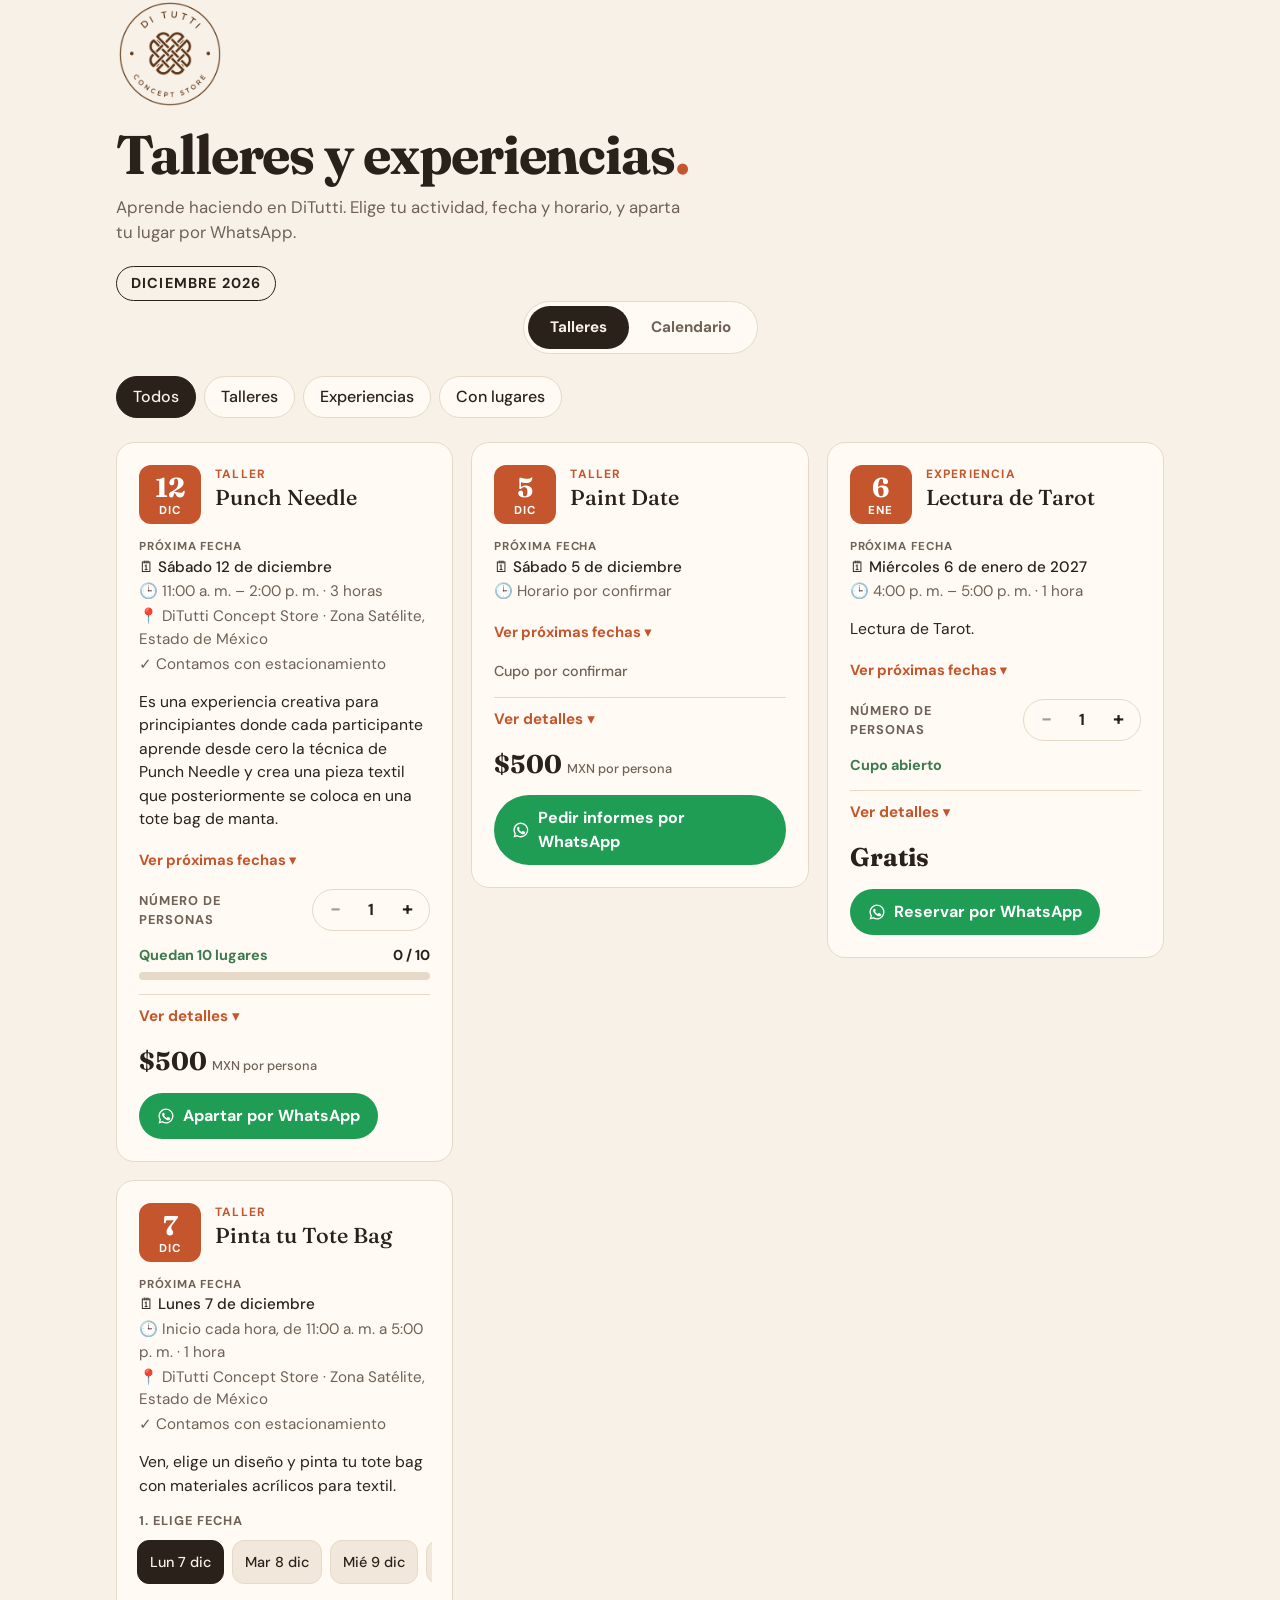
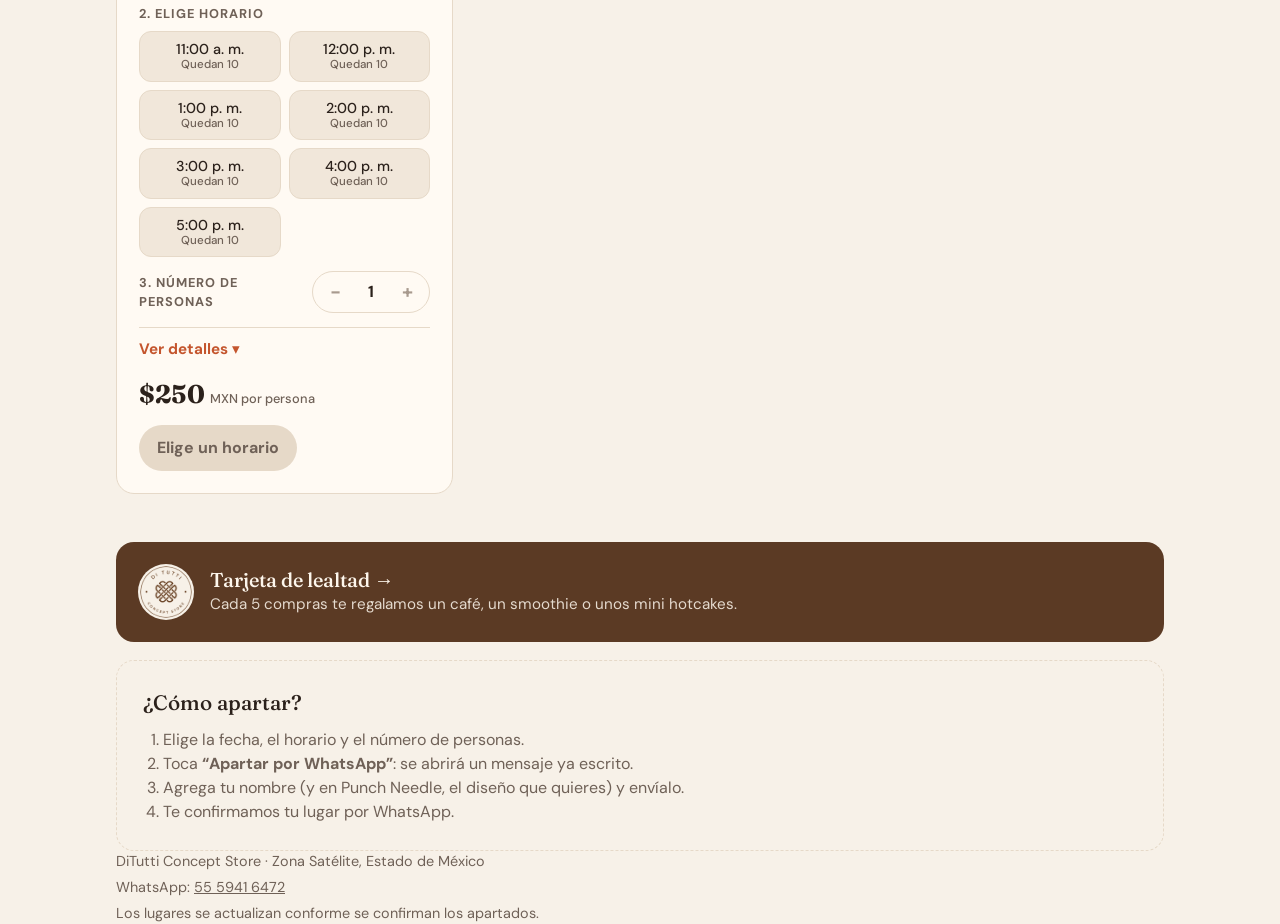
<file: index.html>
<!doctype html>
<html lang="es">
<head>
  <meta charset="utf-8">
  <meta name="viewport" content="width=device-width, initial-scale=1">
  <title>DiTutti · Talleres y experiencias</title>
  <meta name="description" content="Talleres y experiencias en DiTutti Concept Store, Zona Satélite: fechas, horarios, precios y lugares disponibles. Aparta tu lugar por WhatsApp.">
  <link rel="icon" href="logo-ditutti.png">
  <link rel="preconnect" href="https://fonts.googleapis.com">
  <link rel="preconnect" href="https://fonts.gstatic.com" crossorigin>
  <link href="https://fonts.googleapis.com/css2?family=Fraunces:opsz,wght@9..144,500;9..144,700&family=DM+Sans:wght@400;500;700&display=swap" rel="stylesheet">
  <style>
    :root {
      --bg: #f7f1e8;
      --surface: #fffaf3;
      --ink: #2b211b;
      --muted: #6f6157;
      --line: #e6d9c8;
      --accent: #c4552d;
      --accent-ink: #ffffff;
      --ok: #3d7a4f;
      --warn: #b8741a;
      --off: #a89a8e;
      --wa: #1f9d55;
      --chip: #f1e7da;
      --radius: 18px;
    }
    @media (prefers-color-scheme: dark) {
      :root {
        --bg: #1c1714;
        --surface: #262019;
        --ink: #f3ebe1;
        --muted: #b5a698;
        --line: #3a3128;
        --accent: #e0774f;
        --accent-ink: #1c1714;
        --ok: #6fbf86;
        --warn: #e0a34f;
        --off: #6f6359;
        --wa: #3cc276;
        --chip: #30281f;
      }
      .logo { background: #f7f1e8; }
    }
    * { box-sizing: border-box; }
    body {
      margin: 0;
      background: var(--bg);
      color: var(--ink);
      font-family: "DM Sans", system-ui, sans-serif;
      line-height: 1.5;
      -webkit-tap-highlight-color: transparent;
    }
    .wrap { max-width: 1080px; margin: 0 auto; padding: 0 16px; }

    header { padding: 32px 0 24px; }
    .logo { display: block; width: 108px; height: 108px; border-radius: 50%; object-fit: contain; padding: 2px; }
    .brand {
      font-family: "Fraunces", Georgia, serif;
      font-weight: 700;
      font-size: clamp(2.1rem, 8vw, 3.4rem);
      letter-spacing: -0.02em;
      line-height: 1.05;
      margin: 18px 0 0;
    }
    .brand span { color: var(--accent); }
    .lead { margin: 12px 0 0; color: var(--muted); font-size: 1.05rem; max-width: 48ch; }
    .month {
      display: inline-block;
      margin-top: 20px;
      padding: 6px 14px;
      border: 1.5px solid var(--ink);
      border-radius: 999px;
      font-weight: 700;
      font-size: .9rem;
      text-transform: uppercase;
      letter-spacing: .08em;
    }

    .filters { display: flex; flex-wrap: wrap; gap: 8px; margin: 8px 0 24px; }
    .filters button {
      font: inherit;
      font-weight: 500;
      padding: 8px 16px;
      border-radius: 999px;
      border: 1.5px solid var(--line);
      background: var(--surface);
      color: var(--ink);
      cursor: pointer;
    }
    .filters button[aria-pressed="true"] { background: var(--ink); color: var(--bg); border-color: var(--ink); }

    .grid { display: grid; gap: 18px; grid-template-columns: repeat(auto-fill, minmax(min(100%, 320px), 1fr)); align-items: start; }

    .card {
      background: var(--surface);
      border: 1px solid var(--line);
      border-radius: var(--radius);
      padding: 22px;
      display: flex;
      flex-direction: column;
      gap: 14px;
      min-width: 0;
    }
    .top { display: flex; gap: 14px; align-items: flex-start; }
    .date {
      flex: none;
      width: 62px;
      text-align: center;
      border-radius: 12px;
      background: var(--accent);
      color: var(--accent-ink);
      padding: 8px 0 6px;
      line-height: 1.05;
    }
    .date .d { font-family: "Fraunces", serif; font-size: 1.7rem; font-weight: 700; display: block; }
    .date .m { font-size: .72rem; text-transform: uppercase; letter-spacing: .1em; font-weight: 700; }
    .card.full .date { background: var(--off); }
    .tag { font-size: .75rem; font-weight: 700; text-transform: uppercase; letter-spacing: .1em; color: var(--accent); }
    .card h2 { font-family: "Fraunces", serif; font-weight: 500; font-size: 1.35rem; line-height: 1.2; margin: 2px 0 0; }
    .meta { margin: 0; padding: 0; list-style: none; color: var(--muted); font-size: .95rem; display: grid; gap: 2px; }
    .meta .when { color: var(--ink); font-weight: 500; }
    .meta small { display: block; font-size: .72rem; font-weight: 700; text-transform: uppercase; letter-spacing: .08em; color: var(--muted); }
    .desc { margin: 0; font-size: .98rem; }

    /* Selectores */
    .pick { display: grid; gap: 8px; min-width: 0; }
    .pick-label { font-size: .8rem; font-weight: 700; text-transform: uppercase; letter-spacing: .08em; color: var(--muted); }
    .chips { display: flex; gap: 8px; overflow-x: auto; padding: 2px 2px 6px; margin: 0 -2px; scroll-snap-type: x proximity; scrollbar-width: thin; }
    .chips.wrap-chips { flex-wrap: wrap; overflow: visible; }
    .chip {
      flex: none;
      scroll-snap-align: start;
      font: inherit;
      font-size: .9rem;
      font-weight: 500;
      text-align: center;
      line-height: 1.25;
      padding: 8px 12px;
      min-height: 44px;
      border-radius: 12px;
      border: 1.5px solid var(--line);
      background: var(--chip);
      color: var(--ink);
      cursor: pointer;
    }
    .chip small { display: block; font-size: .72rem; font-weight: 500; color: var(--muted); }
    .chip small.low { color: var(--warn); font-weight: 700; }
    .chip.sold { color: var(--off); text-decoration: line-through; }
    .chip.sold small { text-decoration: none; display: block; }
    .chip[aria-pressed="true"] { background: var(--ink); color: var(--bg); border-color: var(--ink); text-decoration: none; }
    .chip[aria-pressed="true"] small { color: var(--bg); opacity: .8; }
    .hours { display: grid; grid-template-columns: repeat(auto-fill, minmax(92px, 1fr)); gap: 8px; }
    .linkbtn {
      font: inherit; font-weight: 700; font-size: .92rem;
      background: none; border: 0; padding: 4px 0; color: var(--accent); cursor: pointer;
      justify-self: start;
    }

    .qty { display: flex; align-items: center; justify-content: space-between; gap: 12px; }
    .stepper { display: inline-flex; align-items: center; border: 1.5px solid var(--line); border-radius: 999px; }
    .stepper button {
      font: inherit; font-size: 1.2rem; font-weight: 700;
      width: 44px; height: 40px; border: 0; background: none; color: var(--ink); cursor: pointer;
    }
    .stepper button:disabled { color: var(--off); cursor: default; }
    .stepper output { min-width: 28px; text-align: center; font-weight: 700; }

    .spots { display: grid; gap: 6px; }
    .spots-label { display: flex; justify-content: space-between; font-size: .9rem; font-weight: 700; }
    .spots-label .left { color: var(--ok); }
    .spots-label .left.low { color: var(--warn); }
    .spots-label .left.none { color: var(--off); text-transform: uppercase; letter-spacing: .06em; }
    .bar { height: 8px; border-radius: 99px; background: var(--line); overflow: hidden; }
    .bar i { display: block; height: 100%; background: var(--ink); border-radius: 99px; }
    .open { font-size: .9rem; font-weight: 700; color: var(--ok); }
    .pending { font-size: .9rem; font-weight: 500; color: var(--muted); }

    details { border-top: 1px solid var(--line); padding-top: 10px; font-size: .95rem; }
    summary { cursor: pointer; font-weight: 700; color: var(--accent); list-style: none; }
    summary::-webkit-details-marker { display: none; }
    summary::after { content: " ▾"; }
    details[open] summary::after { content: " ▴"; }
    details h4 { margin: 14px 0 4px; font-size: .8rem; text-transform: uppercase; letter-spacing: .08em; color: var(--muted); }
    details p { margin: 0 0 8px; }
    details ul { margin: 0; padding-left: 20px; }
    .notice { margin-top: 12px; padding: 10px 12px; border-radius: 12px; background: var(--chip); font-size: .9rem; }

    .bottom { margin-top: auto; display: flex; align-items: center; justify-content: space-between; gap: 12px; flex-wrap: wrap; }
    .price { font-family: "Fraunces", serif; font-size: 1.6rem; font-weight: 700; }
    .price small { font-family: "DM Sans", sans-serif; font-size: .8rem; font-weight: 500; color: var(--muted); }
    .btn {
      display: inline-flex; align-items: center; justify-content: center; gap: 8px;
      padding: 11px 18px;
      border-radius: 999px;
      background: var(--wa);
      color: #fff;
      font-weight: 700;
      text-decoration: none;
      border: 0;
      font: inherit;
      font-weight: 700;
      cursor: pointer;
    }
    .btn svg { width: 18px; height: 18px; fill: currentColor; }
    .btn.ghost { background: transparent; color: var(--ink); border: 1.5px solid var(--line); }
    .btn.disabled { background: var(--line); color: var(--muted); cursor: not-allowed; }

    .empty { color: var(--muted); padding: 40px 0; text-align: center; }

    .lealtad-cta { margin: 48px 0 0; padding: 22px; border-radius: var(--radius); background: #5b3a24; color: #fdf6ec; display: flex; gap: 16px; align-items: center; text-decoration: none; }
    .lealtad-cta img { width: 56px; height: 56px; border-radius: 50%; background: #f7f1e8; padding: 2px; flex: none; }
    .lealtad-cta strong { font-family: "Fraunces", serif; font-size: 1.25rem; font-weight: 500; display: block; line-height: 1.2; }
    .lealtad-cta span { opacity: .85; font-size: .95rem; }
    .lealtad-cta + .how { margin-top: 18px; }
    .how { margin: 48px 0 0; padding: 26px; border-radius: var(--radius); border: 1.5px dashed var(--line); }
    .how h3 { font-family: "Fraunces", serif; font-weight: 500; margin: 0 0 10px; font-size: 1.3rem; }
    .how ol { margin: 0; padding-left: 20px; color: var(--muted); }
    footer { padding: 36px 0 48px; color: var(--muted); font-size: .9rem; display: grid; gap: 4px; }
    footer a { color: inherit; }
    @media (max-width: 420px) {
      .bottom .btn { width: 100%; }
    }

    /* Pestañas */
    .tabs { display: flex; gap: 0; margin: 0 auto 22px; padding: 4px; border: 1.5px solid var(--line); border-radius: 999px; background: var(--surface); width: fit-content; max-width: calc(100% - 32px); }
    .tabs button {
      font: inherit; font-weight: 700; font-size: .95rem;
      padding: 10px 22px; border: 0; border-radius: 999px;
      background: none; color: var(--muted); cursor: pointer;
    }
    .tabs button[aria-selected="true"] { background: var(--ink); color: var(--bg); }
    [hidden] { display: none !important; }

    /* Calendario */
    .cal-head { display: flex; align-items: center; justify-content: space-between; gap: 12px; margin: 0 0 12px; }
    .cal-head h2 { font-family: "Fraunces", serif; font-weight: 500; font-size: 1.5rem; margin: 0; text-align: center; }
    .cal-nav {
      flex: none; width: 44px; height: 44px; border-radius: 50%;
      border: 1.5px solid var(--line); background: var(--surface); color: var(--ink);
      font: inherit; font-size: 1.3rem; cursor: pointer;
    }
    .cal-nav:disabled { opacity: .35; cursor: default; }
    .legend { display: flex; flex-wrap: wrap; gap: 6px 14px; margin: 0 0 14px; font-size: .85rem; color: var(--muted); }
    .legend span { display: inline-flex; align-items: center; gap: 6px; }
    .dot { width: 10px; height: 10px; border-radius: 50%; background: var(--c); flex: none; }
    .cal {
      display: grid; grid-template-columns: repeat(7, minmax(0, 1fr));
      background: var(--surface); border: 1px solid var(--line); border-radius: var(--radius); overflow: hidden;
    }
    .dow { padding: 8px 0; text-align: center; font-size: .72rem; font-weight: 700; text-transform: uppercase; letter-spacing: .08em; color: var(--muted); border-bottom: 1px solid var(--line); }
    .day {
      font: inherit; color: inherit; text-align: left;
      min-width: 0; min-height: 64px; padding: 5px 4px 6px;
      display: flex; flex-direction: column; gap: 3px;
      background: none; border: 0; border-bottom: 1px solid var(--line); border-right: 1px solid var(--line);
      cursor: pointer;
    }
    .day:nth-child(7n) { border-right: 0; }
    .day.out { cursor: default; }
    .day.past { opacity: .4; cursor: default; }
    .day .n { font-size: .85rem; font-weight: 700; width: 26px; height: 26px; display: grid; place-items: center; border-radius: 50%; }
    .day.today .n { background: var(--accent); color: var(--accent-ink); }
    .day[aria-pressed="true"] { background: var(--chip); box-shadow: inset 0 0 0 2px var(--ink); }
    .evs { display: flex; flex-direction: column; gap: 3px; min-width: 0; }
    .ev {
      display: block; min-width: 0; font-size: .72rem; line-height: 1.25; padding: 2px 5px;
      border-radius: 6px; border-left: 3px solid var(--c);
      background: color-mix(in srgb, var(--c) 16%, transparent);
      white-space: nowrap; overflow: hidden; text-overflow: ellipsis;
    }
    .ev.sold { opacity: .55; text-decoration: line-through; }
    @media (max-width: 699px) {
      .day { min-height: 56px; align-items: center; }
      .evs { flex-direction: row; flex-wrap: wrap; justify-content: center; }
      .ev { width: 8px; height: 8px; padding: 0; border: 0; border-radius: 50%; background: var(--c); font-size: 0; }
    }

    .agenda { margin-top: 18px; display: grid; gap: 10px; }
    .agenda > h3 { font-family: "Fraunces", serif; font-weight: 500; font-size: 1.25rem; margin: 0 0 2px; }
    .ag-item {
      display: grid; grid-template-columns: auto 1fr; gap: 4px 14px; align-items: center;
      background: var(--surface); border: 1px solid var(--line); border-left: 5px solid var(--c);
      border-radius: 14px; padding: 14px;
    }
    .ag-time { font-weight: 700; font-size: .92rem; line-height: 1.3; }
    .ag-time small { display: block; font-weight: 500; color: var(--muted); }
    .ag-item h4 { font-family: "Fraunces", serif; font-weight: 500; font-size: 1.1rem; margin: 0; line-height: 1.2; }
    .ag-status { font-size: .85rem; color: var(--muted); }
    .ag-status.ok { color: var(--ok); font-weight: 700; }
    .ag-status.low { color: var(--warn); font-weight: 700; }
    .ag-status.none { color: var(--off); font-weight: 700; text-transform: uppercase; letter-spacing: .06em; }
    .ag-item .btn { grid-column: 1 / -1; padding: 9px 16px; font-size: .92rem; }
    @media (min-width: 560px) {
      .ag-item { grid-template-columns: 120px 1fr auto; }
      .ag-item .btn { grid-column: auto; }
    }
  </style>
</head>
<body>
  <header class="wrap">
    <img class="logo" src="logo-ditutti.png" alt="DiTutti Concept Store" width="108" height="108">
    <h1 class="brand">Talleres y experiencias<span>.</span></h1>
    <p class="lead">Aprende haciendo en DiTutti. Elige tu actividad, fecha y horario, y aparta tu lugar por WhatsApp.</p>
    <span class="month" id="mes"></span>
  </header>

  <nav class="tabs" role="tablist" aria-label="Vista">
    <button type="button" role="tab" id="tab-talleres" data-tab="talleres" aria-controls="panel-talleres" aria-selected="true">Talleres</button>
    <button type="button" role="tab" id="tab-calendario" data-tab="calendario" aria-controls="panel-calendario" aria-selected="false">Calendario</button>
  </nav>

  <main class="wrap">
    <section id="panel-talleres" role="tabpanel" aria-labelledby="tab-talleres">
      <div class="filters" id="filtros" role="group" aria-label="Filtrar"></div>
      <div class="grid" id="grid"><p class="empty">Cargando talleres…</p></div>
    </section>

    <section id="panel-calendario" role="tabpanel" aria-labelledby="tab-calendario" hidden>
      <div class="cal-head">
        <button type="button" class="cal-nav" data-cal="-1" aria-label="Mes anterior">‹</button>
        <h2 id="cal-titulo"></h2>
        <button type="button" class="cal-nav" data-cal="1" aria-label="Mes siguiente">›</button>
      </div>
      <div class="legend" id="cal-leyenda"></div>
      <div class="cal" id="cal-grid"></div>
      <div class="agenda" id="cal-agenda" aria-live="polite"></div>
    </section>

    <a class="lealtad-cta" href="lealtad.html">
      <img src="logo-ditutti.png" alt="" width="56" height="56">
      <div><strong>Tarjeta de lealtad →</strong><span>Cada 5 compras te regalamos un café, un smoothie o unos mini hotcakes.</span></div>
    </a>

    <section class="how">
      <h3>¿Cómo apartar?</h3>
      <ol>
        <li>Elige la fecha, el horario y el número de personas.</li>
        <li>Toca <strong>“Apartar por WhatsApp”</strong>: se abrirá un mensaje ya escrito.</li>
        <li>Agrega tu nombre (y en Punch Needle, el diseño que quieres) y envíalo.</li>
        <li>Te confirmamos tu lugar por WhatsApp.</li>
      </ol>
    </section>
  </main>

  <footer class="wrap" id="pie"></footer>

  <script src="cursos.js"></script>
  <script>
    (function () {
      var data = window.DITUTTI || { actividades: [] };
      var POR = "POR_CONFIRMAR";
      var MESES = ["enero", "febrero", "marzo", "abril", "mayo", "junio", "julio", "agosto", "septiembre", "octubre", "noviembre", "diciembre"];
      var DIAS = ["domingo", "lunes", "martes", "miércoles", "jueves", "viernes", "sábado"];
      var PLURAL = { Curso: "Cursos", Taller: "Talleres", Experiencia: "Experiencias" };
      var WA_ICON = '<svg viewBox="0 0 24 24" aria-hidden="true"><path d="M12 2a10 10 0 0 0-8.6 15.1L2 22l5-1.3A10 10 0 1 0 12 2Zm0 18.2a8.2 8.2 0 0 1-4.2-1.2l-.3-.2-3 .8.8-2.9-.2-.3A8.2 8.2 0 1 1 12 20.2Zm4.5-6.1c-.2-.1-1.5-.7-1.7-.8-.2-.1-.4-.1-.6.1l-.8 1c-.1.2-.3.2-.5.1a6.7 6.7 0 0 1-3.3-2.9c-.2-.4.2-.4.7-1.3.1-.2 0-.3 0-.4l-.8-1.8c-.2-.5-.4-.4-.6-.4h-.5a1 1 0 0 0-.7.3 3 3 0 0 0-.9 2.2 5.2 5.2 0 0 0 1.1 2.8 11.9 11.9 0 0 0 4.6 4c1.7.7 2.3.8 3.2.7a2.7 2.7 0 0 0 1.8-1.3 2.2 2.2 0 0 0 .2-1.3c-.1-.1-.3-.2-.5-.3Z"/></svg>';
      var MAX_PERSONAS_CUPO_ABIERTO = 20;
      var MESES_CALENDARIO = 6;
      var COLORES = ["#c4552d", "#5f8a6a", "#c08a1e", "#8a5a83", "#3f7f8c", "#7a5230", "#b5476b", "#4f6aa0"];

      var ahora = new Date();
      var hoy = new Date(ahora.getFullYear(), ahora.getMonth(), ahora.getDate());
      var filtro = "todos";
      var estado = {};
      var info = {};

      /* ---------- utilidades ---------- */
      function definido(v) { return v !== undefined && v !== null && v !== "" && v !== POR; }
      function esc(s) {
        return String(s == null ? "" : s).replace(/[&<>"']/g, function (c) {
          return { "&": "&amp;", "<": "&lt;", ">": "&gt;", '"': "&quot;", "'": "&#39;" }[c];
        });
      }
      function pad(n) { return (n < 10 ? "0" : "") + n; }
      function clave(d) { return d.getFullYear() + "-" + pad(d.getMonth() + 1) + "-" + pad(d.getDate()); }
      function leer(k) { var p = k.split("-"); return new Date(+p[0], +p[1] - 1, +p[2]); }
      function sumarDias(d, n) { return new Date(d.getFullYear(), d.getMonth(), d.getDate() + n); }
      function diasEntre(a, b) { return Math.round((b - a) / 864e5); }
      function minutos(h) { var p = h.split(":"); return +p[0] * 60 + +p[1]; }
      function hora12(min) {
        var h = Math.floor(min / 60) % 24, m = min % 60;
        return (h % 12 || 12) + ":" + pad(m) + (h >= 12 ? " p. m." : " a. m.");
      }
      function fechaLarga(k) {
        var d = leer(k);
        var s = DIAS[d.getDay()] + " " + d.getDate() + " de " + MESES[d.getMonth()];
        return d.getFullYear() !== hoy.getFullYear() ? s + " de " + d.getFullYear() : s;
      }
      function mayus(s) { return s.charAt(0).toUpperCase() + s.slice(1); }
      function duracionTexto(min) {
        if (!definido(min)) return "";
        if (min % 60 === 0) return min / 60 + (min === 60 ? " hora" : " horas");
        if (min > 60) {
          var h = Math.floor(min / 60);
          return h + (h === 1 ? " hora " : " horas ") + (min % 60) + " minutos";
        }
        return min + " minutos";
      }
      function waLink(texto) {
        return "https://wa.me/" + String(data.whatsapp).replace(/\D/g, "") + "?text=" + encodeURIComponent(texto);
      }

      /* ---------- fechas recurrentes ---------- */
      function generarFechas(a, limite) {
        var r = a.recurrencia || {};
        var n = limite || a.fechasAMostrar || 8;
        var bloq = {};
        (a.fechasBloqueadas || []).forEach(function (f) { bloq[f] = true; });
        var inicio = r.fechaInicial ? leer(r.fechaInicial) : hoy;
        var desde = inicio > hoy ? inicio : hoy;
        var out = [], d, i;

        if (r.tipo === "intervalo" && r.intervaloDias > 0) {
          d = inicio;
          if (d < hoy) d = sumarDias(d, Math.ceil(diasEntre(d, hoy) / r.intervaloDias) * r.intervaloDias);
          for (i = 0; out.length < n && i < 500; i++) {
            if (!bloq[clave(d)]) out.push(clave(d));
            d = sumarDias(d, r.intervaloDias);
          }
        } else if (r.tipo === "semanal" && r.diasSemana && r.diasSemana.length) {
          d = desde;
          for (i = 0; out.length < n && i < 400; i++) {
            if (r.diasSemana.indexOf(d.getDay()) !== -1 && !bloq[clave(d)]) out.push(clave(d));
            d = sumarDias(d, 1);
          }
        } else if (r.tipo === "primerDiaDelMes") {
          for (i = 0; out.length < n && i < 60; i++) {
            var primero = new Date(desde.getFullYear(), desde.getMonth() + i, 1);
            d = sumarDias(primero, (r.diaSemana - primero.getDay() + 7) % 7);
            if (d >= desde && !bloq[clave(d)]) out.push(clave(d));
          }
        } else if (r.fechaInicial && inicio >= hoy && !bloq[r.fechaInicial]) {
          // Sin repetición válida (p. ej. "cada_n_dias" sin número de días): solo la fecha inicial
          out.push(r.fechaInicial);
        }

        (a.fechasEspeciales || []).forEach(function (f) {
          if (leer(f) >= hoy && !bloq[f] && out.indexOf(f) === -1) out.push(f);
        });
        return out.sort();
      }

      function tipoCupo(a) {
        if (a.cupo === null) return "abierto";
        if (typeof a.cupo === "number") return "limitado";
        return "pendiente";
      }

      function horariosDe(a, k) {
        var horas = (a.horariosPorFecha && a.horariosPorFecha[k]) || a.horarios;
        if (!Array.isArray(horas)) return [];
        var ap = (a.apartadosPorFecha || {})[k];
        var esHoy = k === clave(hoy);
        var minAhora = ahora.getHours() * 60 + ahora.getMinutes();
        return horas
          .map(function (h, idx) {
            var apartados = Math.max(0, typeof ap === "number" ? (idx === 0 ? ap : 0) : (ap && ap[h]) || 0);
            var ini = minutos(h);
            var lim = tipoCupo(a) === "limitado";
            var libres = lim ? Math.max(0, a.cupo - apartados) : null;
            return {
              hora: h,
              inicio: ini,
              texto: hora12(ini) + (definido(a.duracionMinutos) ? " – " + hora12(ini + a.duracionMinutos) : ""),
              apartados: apartados,
              libres: libres,
              lleno: lim && libres === 0,
            };
          })
          .filter(function (s) { return !esHoy || s.inicio > minAhora; });
      }

      function fechaObj(a, k) {
        var slots = horariosDe(a, k);
        return { clave: k, slots: slots, lleno: slots.length > 0 && slots.every(function (s) { return s.lleno; }) };
      }

      function prepararActividad(a) {
        var pendiente = !Array.isArray(a.horarios) || tipoCupo(a) === "pendiente";
        var conHorario = function (f) { return pendiente || f.slots.length > 0; };
        var fechas = generarFechas(a).map(function (k) { return fechaObj(a, k); }).filter(conHorario);
        // Para el calendario: todas las fechas de los próximos meses, no solo las que se listan en la tarjeta
        var fin = clave(new Date(hoy.getFullYear(), hoy.getMonth() + MESES_CALENDARIO, 0));
        var calendario = generarFechas(a, 200)
          .filter(function (k) { return k <= fin; })
          .map(function (k) { return fechaObj(a, k); })
          .filter(conHorario);
        return { a: a, fechas: fechas, calendario: calendario, pendiente: pendiente, multi: !pendiente && a.horarios.length > 1 };
      }

      function hayLugares(x) {
        if (x.pendiente) return false;
        return x.fechas.some(function (f) { return !f.lleno; });
      }

      function fechaSel(x) {
        var st = estado[x.a.id];
        return x.fechas.filter(function (f) { return f.clave === st.fecha; })[0] || x.fechas[0];
      }
      function slotSel(x, f) {
        var st = estado[x.a.id];
        if (!f) return null;
        if (f.slots.length === 1) return f.slots[0];
        return f.slots.filter(function (s) { return s.hora === st.hora; })[0] || null;
      }
      function maxPersonas(x, s) {
        if (tipoCupo(x.a) === "abierto") return MAX_PERSONAS_CUPO_ABIERTO;
        return s && s.libres ? s.libres : 1;
      }

      /* ---------- mensajes de WhatsApp ---------- */
      function msgReserva(a, f, s, personas) {
        var lineas = [
          "Hola, quiero apartar un lugar para:",
          a.nombre,
          "Fecha: " + fechaLarga(f.clave),
          "Horario: " + s.texto,
          "Número de lugares: " + personas,
          "",
        ];
        if (a.pedirDiseno) lineas.push("Diseño que quiero: ", "");
        lineas.push("Mi nombre es: ");
        return lineas.join("\n");
      }
      function msgAgotado(a, f, s) {
        return "Hola, me interesa " + a.nombre + " del " + fechaLarga(f.clave) + (s ? " (" + s.texto + ")" : "") +
          ". Veo que está agotado. ¿Me pueden avisar si se libera un lugar?";
      }
      function msgInformes(a, f) {
        return "Hola, me interesa " + a.nombre + (f ? " del " + fechaLarga(f.clave) : "") +
          ". ¿Me pueden compartir el horario y los detalles?";
      }

      /* ---------- tarjeta ---------- */
      // Describe varios horarios: "inicio cada hora" si son seguidos, o la lista si no
      function textoHorarios(slots) {
        var inis = slots.map(function (s) { return s.inicio; });
        var cadaHora = inis.length > 2 && inis.every(function (m, i) { return i === 0 || m - inis[i - 1] === 60; });
        var corto = function (m) { return hora12(m).replace(":00", ""); };
        if (cadaHora) {
          return {
            cadaHora: true,
            corta: corto(inis[0]) + "–" + corto(inis[inis.length - 1]),
            lista: hora12(inis[0]) + " a " + hora12(inis[inis.length - 1]),
            larga: "Inicio cada hora, de " + hora12(inis[0]) + " a " + hora12(inis[inis.length - 1]),
          };
        }
        var todos = inis.map(hora12);
        var unidos = todos.length > 1 ? todos.slice(0, -1).join(", ") + " y " + todos[todos.length - 1] : todos[0];
        return { cadaHora: false, corta: inis.map(corto).join(" / "), lista: unidos, larga: "Horarios: " + unidos };
      }

      function chipFecha(x, f, sel) {
        var d = leer(f.clave);
        var nota = "";
        if (!x.pendiente && tipoCupo(x.a) === "limitado") {
          if (f.lleno) nota = "<small>Agotado</small>";
          else if (!x.multi) {
            var l = f.slots[0].libres;
            nota = "<small" + (l <= 2 ? ' class="low"' : "") + ">" + (l === 1 ? "Queda 1" : "Quedan " + l) + "</small>";
          }
        }
        return '<button type="button" class="chip' + (f.lleno ? " sold" : "") + '" data-act="fecha" data-fecha="' + f.clave + '" aria-pressed="' + sel + '">' +
          mayus(DIAS[d.getDay()].slice(0, 3)) + " " + d.getDate() + " " + MESES[d.getMonth()].slice(0, 3) + nota + "</button>";
      }

      function chipHora(s, sel) {
        var nota = s.libres === null ? "" : s.lleno ? "<small>Agotado</small>" :
          "<small" + (s.libres <= 2 ? ' class="low"' : "") + ">" + (s.libres === 1 ? "Queda 1" : "Quedan " + s.libres) + "</small>";
        return '<button type="button" class="chip' + (s.lleno ? " sold" : "") + '" data-act="hora" data-hora="' + s.hora + '" aria-pressed="' + sel + '">' +
          hora12(s.inicio) + nota + "</button>";
      }

      function bloqueLugares(x, s) {
        var t = tipoCupo(x.a);
        if (x.pendiente) return '<div class="pending">Cupo por confirmar</div>';
        if (t === "abierto") return '<div class="open">Cupo abierto</div>';
        if (!s) return "";
        var clase = s.lleno ? "none" : s.libres <= 2 ? "low" : "";
        var leyenda = s.lleno ? "Agotado" : s.libres === 1 ? "¡Queda 1 lugar!" : "Quedan " + s.libres + " lugares";
        var pct = Math.min(100, (s.apartados / x.a.cupo) * 100);
        return '<div class="spots">' +
          '<div class="spots-label"><span class="left ' + clase + '">' + leyenda + "</span><span>" + s.apartados + " / " + x.a.cupo + "</span></div>" +
          '<div class="bar" role="progressbar" aria-label="Lugares apartados" aria-valuemin="0" aria-valuemax="' + x.a.cupo + '" aria-valuenow="' + s.apartados + '"><i style="width:' + pct + '%"></i></div>' +
          "</div>";
      }

      function detalles(x) {
        var a = x.a, h = "";
        var desc = Array.isArray(a.descripcion) ? a.descripcion : [];
        if (desc.length > 1) h += desc.slice(1).map(function (p) { return "<p>" + esc(p) + "</p>"; }).join("");
        if (definido(a.nivel)) h += "<h4>Nivel</h4><p>" + esc(a.nivel) + "</p>";
        if (definido(a.duracionMinutos)) h += "<h4>Duración</h4><p>" + duracionTexto(a.duracionMinutos) + "</p>";
        if (Array.isArray(a.incluye) && a.incluye.length) {
          h += "<h4>Qué incluye</h4><ul>" + a.incluye.map(function (i) { return "<li>" + esc(i) + "</li>"; }).join("") + "</ul>";
        }
        if (definido(a.aviso)) h += '<div class="notice"><strong>Aviso importante:</strong> ' + esc(a.aviso) + "</div>";
        if (definido(a.politicaCancelacion)) h += "<h4>Política de cancelación</h4><p>" + esc(a.politicaCancelacion) + "</p>";
        if (!h) return "";
        return '<details data-id="' + a.id + '"' + (estado[a.id].detalles ? " open" : "") + "><summary>Ver detalles</summary>" + h + "</details>";
      }

      function precio(a) {
        if (a.precio === 0) return '<div class="price">Gratis</div>';
        if (typeof a.precio === "number") return '<div class="price">$' + a.precio.toLocaleString("es-MX") + " <small>MXN por persona</small></div>";
        return "<div></div>";
      }

      function boton(x, f, s) {
        var a = x.a, st = estado[a.id];
        if (x.pendiente) {
          return '<a class="btn" target="_blank" rel="noopener" href="' + esc(waLink(msgInformes(a, f))) + '">' + WA_ICON + "Pedir informes por WhatsApp</a>";
        }
        if (f.lleno || (s && s.lleno)) {
          return '<a class="btn ghost" target="_blank" rel="noopener" href="' + esc(waLink(msgAgotado(a, f, s))) + '">Avísame si se libera</a>';
        }
        if (!s) return '<span class="btn disabled" aria-disabled="true">Elige un horario</span>';
        var texto = a.precio === 0 ? "Reservar por WhatsApp" : "Apartar por WhatsApp";
        return '<a class="btn" target="_blank" rel="noopener" href="' + esc(waLink(msgReserva(a, f, s, st.personas))) + '">' + WA_ICON + texto + "</a>";
      }

      function tarjeta(x) {
        var a = x.a, st = estado[a.id];
        var f = fechaSel(x);
        var s = slotSel(x, f);
        var d = leer(f.clave);
        var lleno = !x.pendiente && (f.lleno || (s && s.lleno));
        var esPrimera = f.clave === x.fechas[0].clave;

        var horario;
        if (x.pendiente) horario = "Horario por confirmar";
        else if (s) horario = s.texto;
        else horario = textoHorarios(f.slots).larga;
        if (definido(a.duracionMinutos) && !x.pendiente) horario += " · " + duracionTexto(a.duracionMinutos);

        var meta = '<li class="when"><small>' + (esPrimera ? "Próxima fecha" : "Fecha elegida") + "</small>🗓 " + mayus(fechaLarga(f.clave)) + "</li>" +
          "<li>🕒 " + esc(horario) + "</li>";
        if (a.mostrarUbicacion) meta += "<li>📍 " + esc(data.ubicacion) + "</li>";
        if (a.estacionamiento) meta += "<li>✓ Contamos con estacionamiento</li>";

        var desc = Array.isArray(a.descripcion) && a.descripcion.length ? '<p class="desc">' + esc(a.descripcion[0]) + "</p>" : "";

        // Selectores
        var sel = "";
        if (x.multi) {
          sel += '<div class="pick"><span class="pick-label">1. Elige fecha</span><div class="chips">' +
            x.fechas.map(function (ff) { return chipFecha(x, ff, ff.clave === f.clave); }).join("") + "</div></div>";
          sel += '<div class="pick"><span class="pick-label">2. Elige horario</span><div class="hours">' +
            f.slots.map(function (ss) { return chipHora(ss, !!s && ss.hora === s.hora); }).join("") + "</div></div>";
        } else if (x.fechas.length > 1) {
          sel += '<div class="pick"><button type="button" class="linkbtn" data-act="ver-fechas" aria-expanded="' + !!st.verFechas + '">' +
            (st.verFechas ? "Ocultar fechas ▴" : "Ver próximas fechas ▾") + "</button>" +
            (st.verFechas ? '<div class="chips">' + x.fechas.map(function (ff) { return chipFecha(x, ff, ff.clave === f.clave); }).join("") + "</div>" : "") +
            "</div>";
        }
        if (!x.pendiente && !lleno && (s || x.multi)) {
          var max = maxPersonas(x, s);
          if (st.personas > max) st.personas = max;
          sel += '<div class="pick qty"><span class="pick-label">' + (x.multi ? "3. " : "") + "Número de personas</span>" +
            '<span class="stepper"><button type="button" data-act="menos" aria-label="Quitar una persona"' + (st.personas <= 1 ? " disabled" : "") + ">−</button>" +
            "<output>" + st.personas + "</output>" +
            '<button type="button" data-act="mas" aria-label="Agregar una persona"' + (!s || st.personas >= max ? " disabled" : "") + ">+</button></span></div>";
        }

        return '<article class="card' + (lleno ? " full" : "") + '" data-id="' + a.id + '">' +
          '<div class="top">' +
            '<div class="date"><span class="d">' + d.getDate() + '</span><span class="m">' + MESES[d.getMonth()].slice(0, 3) + "</span></div>" +
            "<div>" +
              '<div class="tag">' + esc(a.tipo) + "</div>" +
              "<h2>" + esc(a.nombre) + "</h2>" +
            "</div>" +
          "</div>" +
          '<ul class="meta">' + meta + "</ul>" +
          desc +
          sel +
          bloqueLugares(x, s) +
          detalles(x) +
          '<div class="bottom">' + precio(a) + boton(x, f, s) + "</div>" +
          "</article>";
      }

      /* ---------- Google Sheets ---------- */
      // La hoja tiene dos pestañas: "Actividades" (una fila por taller) y
      // "Apartados" (una fila por apartado; la página suma los lugares).
      // Si no se puede leer, se usan los datos de cursos.js como respaldo.
      var DIAS_CORTOS = { dom: 0, lun: 1, mar: 2, mie: 3, jue: 4, vie: 5, sab: 6 };

      function norm(s) {
        return String(s == null ? "" : s).normalize("NFD").replace(/[̀-ͯ]/g, "").trim().toLowerCase();
      }
      function lista(s, sep) {
        return String(s || "").split(sep).map(function (x) { return x.trim(); }).filter(Boolean);
      }
      function numero(s) {
        var n = parseFloat(String(s).replace(/[$,\s]/g, ""));
        return isNaN(n) ? null : n;
      }
      function siNo(s) { return /^(si|s|x|true|1)$/.test(norm(s)); }
      function porConfirmar(s) { var n = norm(s); return n === "" || n === "por_confirmar" || n === "por confirmar"; }
      function slug(s) { return norm(s).replace(/[^a-z0-9]+/g, "-").replace(/^-|-$/g, ""); }
      function fechaISO(s) {
        s = String(s || "").trim();
        var m = s.match(/^(\d{4})-(\d{1,2})-(\d{1,2})$/);
        if (m) return m[1] + "-" + pad(+m[2]) + "-" + pad(+m[3]);
        m = s.match(/^(\d{1,2})\/(\d{1,2})\/(\d{2}|\d{4})$/);
        if (m) return (m[3].length === 2 ? "20" + m[3] : m[3]) + "-" + pad(+m[2]) + "-" + pad(+m[1]);
        return null;
      }
      function horaHHMM(s) {
        var m = norm(s).match(/^(\d{1,2})(?::(\d{2}))?(?::\d{2})?\s*(a|p)?/);
        if (!m || +m[1] > 23) return null;
        var h = +m[1];
        if (m[3] === "p" && h < 12) h += 12;
        if (m[3] === "a" && h === 12) h = 0;
        return pad(h) + ":" + (m[2] || "00");
      }
      function valorCelda(c) {
        if (!c || c.v == null) return "";
        var v = c.v;
        if (Array.isArray(v)) return pad(v[0]) + ":" + pad(v[1]);
        if (typeof v === "string") {
          var m = v.match(/^Date\((\d+),(\d+),(\d+)/);
          return m ? m[1] + "-" + pad(+m[2] + 1) + "-" + pad(+m[3]) : v.trim();
        }
        return String(v);
      }

      function leerHoja(id, hoja) {
        return new Promise(function (ok, mal) {
          var cb = "ditutti_" + slug(hoja).replace(/-/g, "_") + "_" + Date.now();
          var s = document.createElement("script");
          var listo = false;
          var t = setTimeout(function () { fin(); mal(new Error("La hoja tardó demasiado")); }, 8000);
          function fin() { listo = true; clearTimeout(t); window[cb] = function () {}; s.remove(); }
          window[cb] = function (r) {
            fin();
            if (!r || r.status === "error" || !r.table) return mal(new Error("No se pudo leer la pestaña " + hoja));
            var cols = r.table.cols.map(function (c) { return norm(c.label).replace(/\s+/g, "_"); });
            ok(r.table.rows.map(function (row) {
              var o = {};
              cols.forEach(function (k, i) { o[k] = valorCelda(row.c[i]); });
              return o;
            }));
          };
          s.onerror = function () { fin(); mal(new Error("Sin conexión con Google Sheets")); };
          // Si la hoja no está compartida, Google responde una página de inicio de sesión y nunca llama al callback
          s.onload = function () { setTimeout(function () { if (!listo) { fin(); mal(new Error("La hoja no está compartida")); } }, 0); };
          s.src = "https://docs.google.com/spreadsheets/d/" + encodeURIComponent(id) + "/gviz/tq?headers=1&sheet=" + encodeURIComponent(hoja) +
            "&tqx=" + encodeURIComponent("out:json;responseHandler:" + cb) + "&_=" + Date.now();
          document.head.appendChild(s);
        });
      }

      function actividadDeFila(f) {
        if (!f.nombre) return null;
        var rep = norm(f.repeticion);
        var dias = lista(norm(f.dias_semana), /[,;\s]+/)
          .map(function (d) { return DIAS_CORTOS[d.slice(0, 3)]; })
          .filter(function (n) { return n !== undefined; });
        var r = {};
        if (fechaISO(f.fecha_inicial)) r.fechaInicial = fechaISO(f.fecha_inicial);
        if (rep.indexOf("cada") === 0) { r.tipo = "intervalo"; r.intervaloDias = numero(f.cada_cuantos_dias); }
        else if (rep.indexOf("semanal") === 0) { r.tipo = "semanal"; r.diasSemana = dias; }
        else if (rep.indexOf("primer") === 0) { r.tipo = "primerDiaDelMes"; r.diaSemana = dias[0]; }
        else r.tipo = "fechas";

        var horarios = porConfirmar(f.horarios) ? POR : lista(f.horarios, /[,;]+/).map(horaHHMM).filter(Boolean);
        if (Array.isArray(horarios) && !horarios.length) horarios = POR;
        var precioN = norm(f.precio) === "gratis" ? 0 : numero(f.precio);
        var cupoN = numero(f.cupo);
        var durN = numero(f.duracion_minutos);

        return {
          id: slug(f.nombre),
          nombre: f.nombre,
          tipo: f.tipo ? mayus(norm(f.tipo)) : "Taller",
          visible: norm(f.mostrar) !== "no",
          precio: porConfirmar(f.precio) || precioN === null ? POR : precioN,
          cupo: /^sin/.test(norm(f.cupo)) ? null : cupoN === null ? POR : cupoN,
          duracionMinutos: durN === null ? POR : durN,
          horarios: horarios,
          recurrencia: r,
          fechasAMostrar: numero(f.fechas_a_mostrar) || 8,
          fechasBloqueadas: lista(f.fechas_bloqueadas, /[,;\s]+/).map(fechaISO).filter(Boolean),
          fechasEspeciales: lista(f.fechas_extra, /[,;\s]+/).map(fechaISO).filter(Boolean),
          descripcion: porConfirmar(f.descripcion) ? POR : lista(f.descripcion, /\n+/),
          incluye: porConfirmar(f.incluye) ? POR : lista(f.incluye, /\n+|\|/),
          aviso: f.aviso || "",
          politicaCancelacion: f.politica_cancelacion || "",
          nivel: f.nivel || "",
          mostrarUbicacion: siNo(f.mostrar_ubicacion),
          estacionamiento: siNo(f.estacionamiento),
          pedirDiseno: siNo(f.pedir_diseno),
          apartadosPorFecha: {},
        };
      }

      // Suma los lugares de todas las filas con la misma actividad, fecha y horario
      function aplicarApartados(filas) {
        var porNombre = {};
        data.actividades.forEach(function (a) {
          a.apartadosPorFecha = {};
          porNombre[norm(a.nombre)] = a;
          porNombre[norm(a.id)] = a;
        });
        filas.forEach(function (f) {
          var a = porNombre[norm(f.actividad)], k = fechaISO(f.fecha), n = numero(f.lugares);
          if (!a || !k || n === null || !Array.isArray(a.horarios)) return;
          var horas = (a.horariosPorFecha && a.horariosPorFecha[k]) || a.horarios;
          var h = f.horario ? horaHHMM(f.horario) : horas[0];
          if (!h) return;
          var m = (a.apartadosPorFecha[k] = a.apartadosPorFecha[k] || {});
          m[h] = (m[h] || 0) + n;
        });
      }

      // Varias filas con el mismo nombre = una sola actividad con las fechas y
      // horarios de cada fila (ej. un taller el viernes 20 a las 15:00 y el
      // viernes 27 a las 11:00 y 15:00).
      function unirRepetidas(lista) {
        var porId = {}, out = [];
        lista.forEach(function (a) {
          if (porId[a.id]) porId[a.id].push(a);
          else { porId[a.id] = [a]; out.push(a); }
        });
        out.forEach(function (base) {
          var filas = porId[base.id];
          if (filas.length < 2) return;
          var porFecha = {}, todas = [];
          filas.forEach(function (r) {
            if (!Array.isArray(r.horarios)) return;
            generarFechas(r, 200).forEach(function (k) {
              porFecha[k] = porFecha[k] || [];
              r.horarios.forEach(function (h) { if (porFecha[k].indexOf(h) === -1) porFecha[k].push(h); });
              porFecha[k].sort();
            });
            r.horarios.forEach(function (h) { if (todas.indexOf(h) === -1) todas.push(h); });
            base.fechasAMostrar = Math.max(base.fechasAMostrar, r.fechasAMostrar);
          });
          if (!todas.length) return;
          base.horarios = todas.sort();
          base.horariosPorFecha = porFecha;
          base.recurrencia = { tipo: "fechas" };
          base.fechasEspeciales = Object.keys(porFecha);
          base.fechasBloqueadas = [];
        });
        return out;
      }

      function cargarHoja() {
        if (!data.hojaGoogle) return Promise.resolve();
        return Promise.all([leerHoja(data.hojaGoogle, "Actividades"), leerHoja(data.hojaGoogle, "Apartados")])
          .then(function (res) {
            var actividades = unirRepetidas(res[0].map(actividadDeFila).filter(Boolean));
            if (actividades.length) data.actividades = actividades;
            aplicarApartados(res[1]);
          })
          .catch(function (e) {
            console.warn("No se pudo leer la hoja de Google; se usan los datos de cursos.js.", e);
          });
      }

      /* ---------- render ---------- */
      function preparar() {
        var n = 0;
        data.actividades.forEach(function (a) {
          if (a.visible === false) return;
          var x = prepararActividad(a);
          if (!x.fechas.length) return;
          x.color = COLORES[n++ % COLORES.length];
          info[a.id] = x;
          if (!estado[a.id]) {
            var primeraLibre = x.fechas.filter(function (f) { return !f.lleno; })[0] || x.fechas[0];
            estado[a.id] = { fecha: primeraLibre.clave, hora: null, personas: 1, verFechas: false, detalles: false };
          }
        });
      }

      function visibles() {
        return data.actividades
          .map(function (a) { return info[a.id]; })
          .filter(Boolean)
          .filter(function (x) {
            if (filtro === "todos") return true;
            if (filtro === "disponibles") return hayLugares(x);
            return x.a.tipo === filtro;
          });
      }

      function render() {
        var lista = visibles();
        document.getElementById("grid").innerHTML = lista.length
          ? lista.map(tarjeta).join("")
          : '<p class="empty">No hay actividades con este filtro por ahora.</p>';
        centrarSeleccion(document.getElementById("grid"));
      }

      function renderTarjeta(id) {
        var el = document.querySelector('.card[data-id="' + id + '"]');
        if (!el) return;
        var tmp = document.createElement("div");
        tmp.innerHTML = tarjeta(info[id]);
        var nuevo = tmp.firstChild;
        el.replaceWith(nuevo);
        centrarSeleccion(nuevo);
      }

      // Desplaza cada fila de fechas para que la fecha elegida quede a la vista
      function centrarSeleccion(raiz) {
        raiz.querySelectorAll(".chips").forEach(function (fila) {
          var sel = fila.querySelector('[aria-pressed="true"]');
          if (sel) fila.scrollLeft = sel.offsetLeft - fila.offsetLeft - (fila.clientWidth - sel.offsetWidth) / 2;
        });
      }

      function renderFiltros() {
        var todas = Object.keys(info).map(function (k) { return info[k]; });
        var opciones = [{ f: "todos", t: "Todos" }];
        ["Curso", "Taller", "Experiencia"].forEach(function (tipo) {
          if (todas.some(function (x) { return x.a.tipo === tipo; })) opciones.push({ f: tipo, t: PLURAL[tipo] });
        });
        if (todas.some(hayLugares)) opciones.push({ f: "disponibles", t: "Con lugares" });
        var cont = document.getElementById("filtros");
        cont.innerHTML = opciones.map(function (o) {
          return '<button type="button" data-f="' + o.f + '" aria-pressed="' + (o.f === filtro) + '">' + o.t + "</button>";
        }).join("");
        cont.style.display = opciones.length > 2 ? "" : "none";
      }

      function renderEncabezado() {
        var primeras = Object.keys(info).map(function (k) { return info[k].fechas[0].clave; }).sort();
        var d = primeras.length ? leer(primeras[0]) : hoy;
        document.getElementById("mes").textContent = mayus(MESES[d.getMonth()]) + " " + d.getFullYear();
        var tel = data.whatsappVisible || data.whatsapp;
        document.getElementById("pie").innerHTML =
          "<span>" + esc(data.ubicacion || "") + "</span>" +
          '<span>WhatsApp: <a href="' + esc(waLink("Hola, me gustaría información sobre los talleres de DiTutti.")) + '" target="_blank" rel="noopener">' + esc(tel) + "</a></span>" +
          "<span>Los lugares se actualizan conforme se confirman los apartados.</span>";
      }

      /* ---------- calendario ---------- */
      var DIAS_CAL = ["Lun", "Mar", "Mié", "Jue", "Vie", "Sáb", "Dom"];
      var cal = { mes: null, dia: null };

      function eventosPorDia() {
        var m = {};
        data.actividades.forEach(function (a) {
          var x = info[a.id];
          if (!x) return;
          x.calendario.forEach(function (f) {
            (m[f.clave] = m[f.clave] || []).push({ x: x, f: f });
          });
        });
        Object.keys(m).forEach(function (k) {
          m[k].sort(function (p, q) {
            return (p.f.slots[0] ? p.f.slots[0].inicio : 9999) - (q.f.slots[0] ? q.f.slots[0].inicio : 9999);
          });
        });
        return m;
      }

      function rangoMeses() {
        var claves = [];
        Object.keys(info).forEach(function (k) { if (info[k].calendario.length) claves.push(info[k].calendario[0].clave); });
        claves.sort();
        var ini = claves.length ? leer(claves[0]) : hoy;
        var desde = new Date(ini.getFullYear(), ini.getMonth(), 1);
        var hasta = new Date(hoy.getFullYear(), hoy.getMonth() + MESES_CALENDARIO - 1, 1);
        return { desde: desde, hasta: hasta < desde ? desde : hasta };
      }

      function primerDiaConEventos(mes, ev) {
        var d = new Date(mes);
        for (; d.getMonth() === mes.getMonth(); d = sumarDias(d, 1)) {
          if (d >= hoy && ev[clave(d)]) return clave(d);
        }
        return null;
      }

      function estadoEvento(e) {
        var x = e.x, f = e.f, t = tipoCupo(x.a);
        if (x.pendiente) return { txt: "Horario por confirmar", cls: "" };
        if (t === "abierto") return { txt: "Cupo abierto", cls: "ok" };
        if (f.lleno) return { txt: "Agotado", cls: "none" };
        if (x.multi) {
          var libres = f.slots.filter(function (s) { return !s.lleno; }).length;
          return { txt: libres + " de " + f.slots.length + " horarios con lugares", cls: "ok" };
        }
        var l = f.slots[0].libres;
        return { txt: l === 1 ? "¡Queda 1 lugar!" : "Quedan " + l + " lugares", cls: l <= 2 ? "low" : "ok" };
      }

      function horaEvento(e) {
        var x = e.x, f = e.f;
        if (x.pendiente || !f.slots.length) return { corta: "", larga: "Por confirmar", sub: "" };
        var dur = definido(x.a.duracionMinutos) ? duracionTexto(x.a.duracionMinutos) : "";
        if (f.slots.length > 1) {
          var t = textoHorarios(f.slots);
          return { corta: t.corta, larga: t.lista, sub: (t.cadaHora ? "Cada hora" : "") + (t.cadaHora && dur ? " · " : "") + dur };
        }
        return { corta: hora12(f.slots[0].inicio).replace(":00", ""), larga: hora12(f.slots[0].inicio), sub: dur };
      }

      function renderCalendario() {
        var ev = eventosPorDia();
        var r = rangoMeses();
        if (!cal.mes) cal.mes = r.desde;
        if (!cal.dia || leer(cal.dia).getMonth() !== cal.mes.getMonth()) {
          var hoyEnMes = hoy.getMonth() === cal.mes.getMonth() && hoy.getFullYear() === cal.mes.getFullYear();
          cal.dia = (hoyEnMes && ev[clave(hoy)] ? clave(hoy) : null) || primerDiaConEventos(cal.mes, ev) || clave(cal.mes);
        }

        document.getElementById("cal-titulo").textContent = mayus(MESES[cal.mes.getMonth()]) + " " + cal.mes.getFullYear();
        document.querySelector('[data-cal="-1"]').disabled = cal.mes <= r.desde;
        document.querySelector('[data-cal="1"]').disabled = cal.mes >= r.hasta;

        document.getElementById("cal-leyenda").innerHTML = data.actividades
          .map(function (a) { return info[a.id]; })
          .filter(Boolean)
          .map(function (x) { return '<span style="--c:' + x.color + '"><i class="dot"></i>' + esc(x.a.nombre) + "</span>"; })
          .join("");

        var h = DIAS_CAL.map(function (d) { return '<div class="dow">' + d + "</div>"; }).join("");
        var inicio = sumarDias(cal.mes, -((cal.mes.getDay() + 6) % 7));
        var finMes = new Date(cal.mes.getFullYear(), cal.mes.getMonth() + 1, 0);
        var finGrid = sumarDias(finMes, (7 - finMes.getDay()) % 7);
        for (var d = inicio; d <= finGrid; d = sumarDias(d, 1)) {
          var k = clave(d);
          if (d.getMonth() !== cal.mes.getMonth()) { h += '<div class="day out" aria-hidden="true"></div>'; continue; }
          var pasado = d < hoy;
          var lista = pasado ? [] : ev[k] || [];
          var cls = "day" + (pasado ? " past" : "") + (k === clave(hoy) ? " today" : "");
          var label = mayus(fechaLarga(k)) + (lista.length ? ": " + lista.map(function (e) { return e.x.a.nombre; }).join(", ") : ": sin actividades");
          h += '<button type="button" class="' + cls + '" data-dia="' + k + '" aria-pressed="' + (k === cal.dia) + '" aria-label="' + esc(label) + '"' + (pasado ? " disabled" : "") + ">" +
            '<span class="n">' + d.getDate() + "</span>" +
            '<span class="evs">' + lista.map(function (e) {
              return '<span class="ev' + (e.f.lleno ? " sold" : "") + '" style="--c:' + e.x.color + '">' + esc(horaEvento(e).corta + " " + e.x.a.nombre) + "</span>";
            }).join("") + "</span></button>";
        }
        document.getElementById("cal-grid").innerHTML = h;
        renderAgenda(ev);
      }

      function renderAgenda(ev) {
        var lista = ev[cal.dia] || [];
        var h = "<h3>" + mayus(fechaLarga(cal.dia)) + "</h3>";
        if (!lista.length) h += '<p class="empty" style="padding:12px 0">No hay actividades este día.</p>';
        h += lista.map(function (e) {
          var st = estadoEvento(e), hr = horaEvento(e);
          var texto = e.x.pendiente ? "Ver detalles" : e.f.lleno ? "Ver fechas" : e.x.a.precio === 0 ? "Reservar" : "Apartar";
          return '<article class="ag-item" style="--c:' + e.x.color + '">' +
            '<div class="ag-time">' + esc(hr.larga) + (hr.sub ? "<small>" + esc(hr.sub) + "</small>" : "") + "</div>" +
            '<div><div class="tag">' + esc(e.x.a.tipo) + "</div><h4>" + esc(e.x.a.nombre) + '</h4><div class="ag-status ' + st.cls + '">' + st.txt + "</div></div>" +
            '<button type="button" class="btn' + (e.f.lleno ? " ghost" : "") + '" data-ir="' + e.x.a.id + '" data-fecha="' + e.f.clave + '">' + texto + "</button>" +
            "</article>";
        }).join("");
        document.getElementById("cal-agenda").innerHTML = h;
      }

      // Lleva a la tarjeta de la actividad con la fecha del calendario ya elegida
      function irATarjeta(id, k) {
        var x = info[id], st = estado[id];
        if (!x.fechas.some(function (f) { return f.clave === k; })) {
          x.fechas.push(fechaObj(x.a, k));
          x.fechas.sort(function (p, q) { return p.clave < q.clave ? -1 : 1; });
        }
        st.fecha = k;
        st.hora = null;
        st.verFechas = true;
        filtro = "todos";
        cambiarVista("talleres");
        renderFiltros();
        render();
        var el = document.querySelector('.card[data-id="' + id + '"]');
        if (el) el.scrollIntoView({ behavior: "smooth", block: "start" });
      }

      function cambiarVista(v) {
        document.querySelectorAll(".tabs [data-tab]").forEach(function (b) { b.setAttribute("aria-selected", String(b.dataset.tab === v)); });
        document.getElementById("panel-talleres").hidden = v !== "talleres";
        document.getElementById("panel-calendario").hidden = v !== "calendario";
        try { history.replaceState(null, "", v === "calendario" ? "#calendario" : location.pathname + location.search); } catch (e) {}
        if (v === "calendario") renderCalendario();
      }

      document.querySelector(".tabs").addEventListener("click", function (e) {
        var b = e.target.closest("[data-tab]");
        if (b && Object.keys(info).length) cambiarVista(b.dataset.tab);
      });

      document.getElementById("panel-calendario").addEventListener("click", function (e) {
        var nav = e.target.closest("[data-cal]");
        var dia = e.target.closest("[data-dia]");
        var ir = e.target.closest("[data-ir]");
        if (nav) {
          cal.mes = new Date(cal.mes.getFullYear(), cal.mes.getMonth() + +nav.dataset.cal, 1);
          cal.dia = null;
          renderCalendario();
        } else if (dia) {
          cal.dia = dia.dataset.dia;
          renderCalendario();
        } else if (ir) {
          irATarjeta(ir.dataset.ir, ir.dataset.fecha);
        }
      });

      /* ---------- eventos ---------- */
      document.getElementById("filtros").addEventListener("click", function (e) {
        var b = e.target.closest("button[data-f]");
        if (!b) return;
        filtro = b.dataset.f;
        renderFiltros();
        render();
      });

      document.getElementById("grid").addEventListener("click", function (e) {
        var b = e.target.closest("[data-act]");
        if (!b) return;
        var id = b.closest(".card").dataset.id;
        var x = info[id], st = estado[id];
        switch (b.dataset.act) {
          case "fecha":
            st.fecha = b.dataset.fecha;
            st.hora = null;
            break;
          case "hora":
            st.hora = b.dataset.hora;
            break;
          case "ver-fechas":
            st.verFechas = !st.verFechas;
            break;
          case "mas":
            st.personas = Math.min(st.personas + 1, maxPersonas(x, slotSel(x, fechaSel(x))));
            break;
          case "menos":
            st.personas = Math.max(1, st.personas - 1);
            break;
          default:
            return;
        }
        renderTarjeta(id);
      });

      document.getElementById("grid").addEventListener("toggle", function (e) {
        if (e.target.tagName === "DETAILS" && estado[e.target.dataset.id]) estado[e.target.dataset.id].detalles = e.target.open;
      }, true);

      cargarHoja().then(function () {
        preparar();
        renderEncabezado();
        renderFiltros();
        render();
        if (location.hash === "#calendario") cambiarVista("calendario");
      });
    })();
  </script>
</body>
</html>
</file>
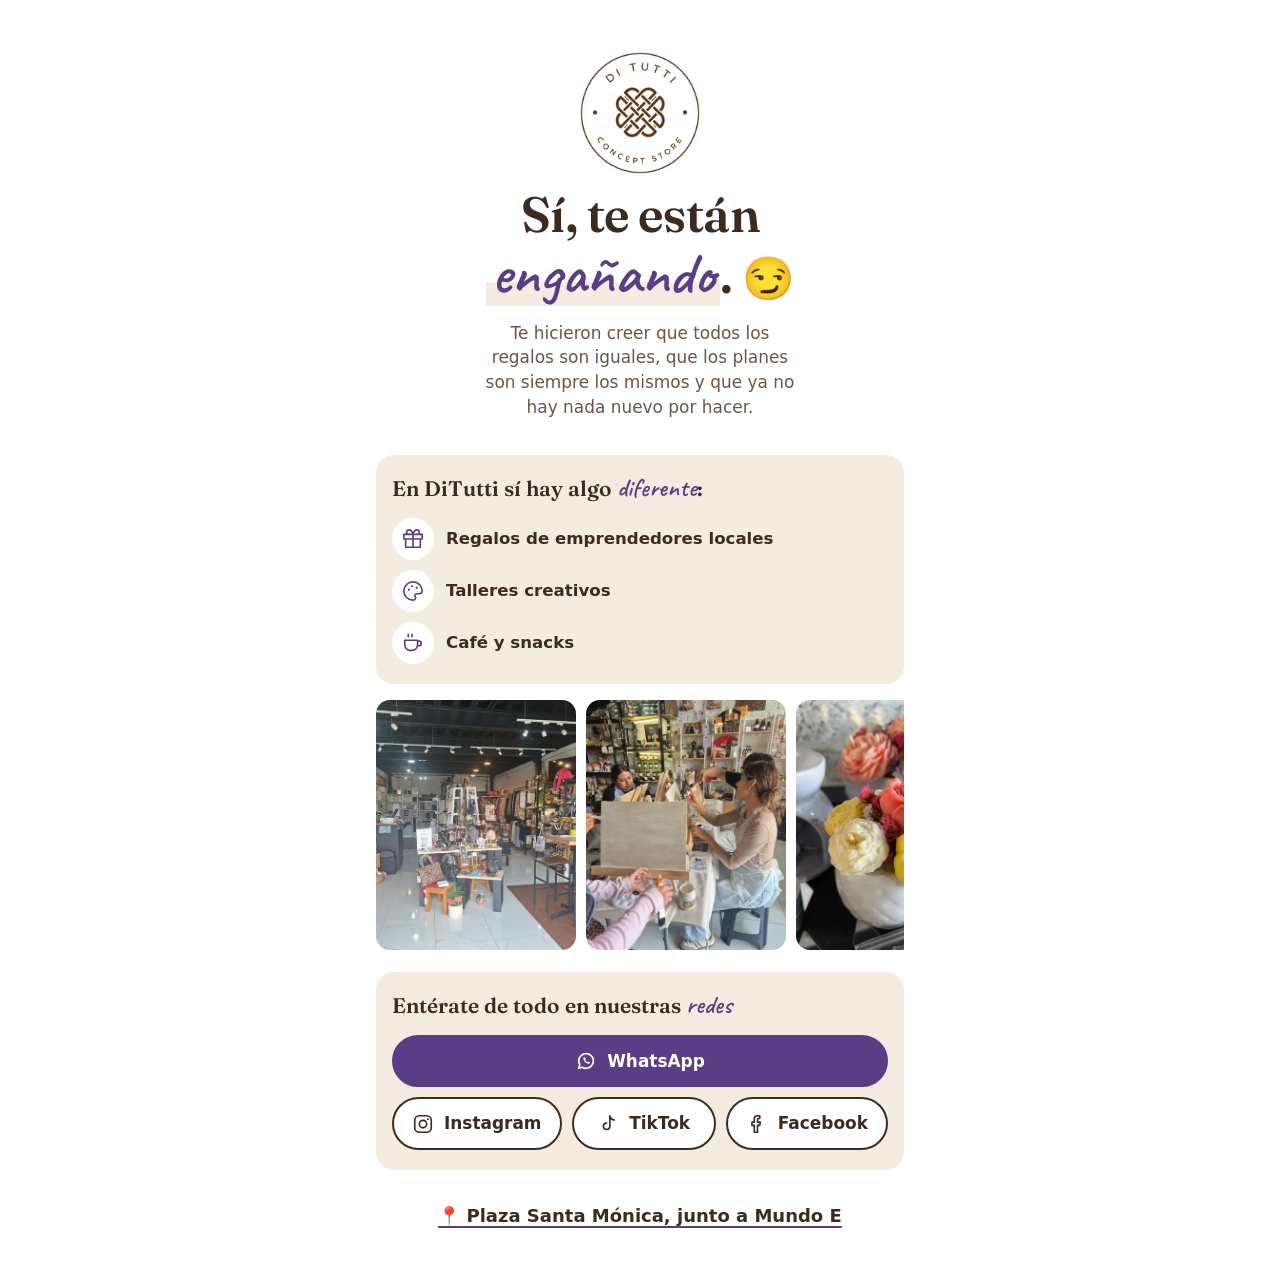
<file: ditutti-qr/index.html>
<!doctype html>
<html lang="es-MX">
<head>
  <meta charset="utf-8">
  <meta name="viewport" content="width=device-width, initial-scale=1, viewport-fit=cover">
  <title>DiTutti Concept Store | ¿Te están engañando?</title>
  <meta name="description" content="DiTutti Concept Store en Plaza Santa Mónica, junto a Mundo E: regalos de emprendedores locales, talleres creativos y café y snacks. Entérate de todo en nuestras redes.">
  <meta name="theme-color" content="#FFFFFF">

  <!-- Vista previa al compartir (Open Graph) -->
  <!-- Si la dirección de la página cambia, actualízala en og:url y og:image -->
  <meta property="og:type" content="website">
  <meta property="og:locale" content="es_MX">
  <meta property="og:site_name" content="DiTutti Concept Store">
  <meta property="og:title" content="Sí, te están engañando. 😏">
  <meta property="og:description" content="Te hicieron creer que todos los regalos son iguales, que los planes son siempre los mismos y que ya no hay nada nuevo por hacer.">
  <meta property="og:url" content="https://jluisrojo.github.io/ditutti-qr/">
  <meta property="og:image" content="https://jluisrojo.github.io/ditutti-qr/imagenes/og-ditutti.jpg">
  <meta property="og:image:width" content="1200">
  <meta property="og:image:height" content="630">
  <meta property="og:image:alt" content="Logo de DiTutti Concept Store con el texto «Sí, te están engañando»">
  <meta name="twitter:card" content="summary_large_image">

  <link rel="icon" type="image/png" sizes="48x48" href="imagenes/favicon-48.png">
  <link rel="apple-touch-icon" href="imagenes/apple-touch-icon.png">

  <!-- Tipografías: se cargan sin bloquear la página -->
  <link rel="preconnect" href="https://fonts.googleapis.com">
  <link rel="preconnect" href="https://fonts.gstatic.com" crossorigin>
  <link rel="stylesheet" media="print" onload="this.media='all'"
        href="https://fonts.googleapis.com/css2?family=Caveat:wght@600&family=Fraunces:opsz,wght@9..144,600&display=swap">
  <noscript><link rel="stylesheet" href="https://fonts.googleapis.com/css2?family=Caveat:wght@600&family=Fraunces:opsz,wght@9..144,600&display=swap"></noscript>

  <link rel="stylesheet" href="estilos.css">

  <!-- ANALÍTICA -->
</head>
<body>
  <main class="pagina">

    <!-- ===== PANTALLA PRINCIPAL ===== -->
    <header class="portada">
      <img class="logo" src="imagenes/logo-ditutti.webp" width="160" height="163"
           alt="Logo de DiTutti Concept Store" fetchpriority="high">
      <h1 class="titular">Sí, te están <span class="junto"><span class="mano subrayado">engañando</span>.&nbsp;<span class="emoji" aria-hidden="true">😏</span></span></h1>
      <p class="subtitulo">Te hicieron creer que todos los regalos son iguales, que los planes son siempre los mismos y que ya no hay nada nuevo por hacer.</p>
    </header>

    <!-- ===== QUÉ HAY EN DITUTTI ===== -->
    <section class="bloque" aria-labelledby="t-hay">
      <h2 id="t-hay">En DiTutti sí hay algo <span class="mano">diferente</span>:</h2>
      <ul class="lista">
        <li>
          <span class="icono" aria-hidden="true">
            <svg viewBox="0 0 24 24"><path d="M20 12v9H4v-9M2 7h20v5H2zM12 21V7M12 7H7.5a2.5 2.5 0 1 1 0-5C11 2 12 7 12 7zM12 7h4.5a2.5 2.5 0 1 0 0-5C13 2 12 7 12 7z"/></svg>
          </span>
          Regalos de emprendedores locales
        </li>
        <li>
          <span class="icono" aria-hidden="true">
            <svg viewBox="0 0 24 24"><path d="M12 22a10 10 0 1 1 10-10c0 2.2-1.8 3-3.5 3H16a2 2 0 0 0-1.5 3.3c.6.8.2 3.7-2.5 3.7z"/><circle cx="7.5" cy="10.5" r="1.2"/><circle cx="11" cy="6.8" r="1.2"/><circle cx="16" cy="8.5" r="1.2"/></svg>
          </span>
          Talleres creativos
        </li>
        <li>
          <span class="icono" aria-hidden="true">
            <svg viewBox="0 0 24 24"><path d="M3 9h14v5a6 6 0 0 1-6 6H9a6 6 0 0 1-6-6zM17 10h1.5a2.5 2.5 0 0 1 0 5H17M7 2.5c-.6.8-.6 1.7 0 2.5M11 2.5c-.6.8-.6 1.7 0 2.5"/></svg>
          </span>
          Café y snacks
        </li>
      </ul>
    </section>

    <!-- IMÁGENES: desliza con el dedo. Para cambiar una foto, reemplaza el archivo en imagenes/ (mismo nombre) y actualiza su alt. -->
    <section class="fotos" aria-label="Fotos de DiTutti" tabindex="0">
      <img src="imagenes/tienda-interior.webp" width="420" height="525" loading="lazy" decoding="async" alt="Interior de DiTutti: estantes con productos de emprendedores y mesas altas para tomar café">
      <img src="imagenes/taller-pintura.webp" width="420" height="525" loading="lazy" decoding="async" alt="Personas pintando en un taller creativo dentro de DiTutti">
      <img src="imagenes/velas-flores.webp" width="420" height="525" loading="lazy" decoding="async" alt="Velas artesanales en forma de flores de colores">
      <img src="imagenes/crochet-principito.webp" width="420" height="525" loading="lazy" decoding="async" alt="Muñeco tejido a crochet del Principito con una rosa">
      <img src="imagenes/productos-apapacho.webp" width="420" height="525" loading="lazy" decoding="async" alt="Productos naturales Apapacho: mantequilla corporal, aceite esencial y bálsamo para labios">
      <img src="imagenes/shampoo-romero.webp" width="420" height="525" loading="lazy" decoding="async" alt="Shampoos sólidos de romero de la marca Algo Simple">
      <img src="imagenes/joyeria.webp" width="420" height="525" loading="lazy" decoding="async" alt="Estante con collares y pulseras dorados">
    </section>

    <!-- ===== REDES Y CONTACTO ===== -->
    <section class="bloque" aria-labelledby="t-redes">
      <h2 id="t-redes">Entérate de todo en nuestras <span class="mano">redes</span></h2>
      <div class="botones">
        <a class="boton boton--instagram" href="https://www.instagram.com/ditutticonceptstore/" target="_blank" rel="noopener">
          <svg aria-hidden="true" viewBox="0 0 24 24"><rect x="3" y="3" width="18" height="18" rx="5"/><circle cx="12" cy="12" r="4"/><circle cx="17.3" cy="6.7" r="1" class="relleno"/></svg>
          Instagram
        </a>
        <a class="boton boton--tiktok" href="https://www.tiktok.com/@ditutticonceptstore" target="_blank" rel="noopener">
          <svg aria-hidden="true" viewBox="0 0 24 24"><path d="M14 3v11.5a3.5 3.5 0 1 1-3.5-3.5M14 3c.4 2.6 2.3 4.4 5 4.6"/></svg>
          TikTok
        </a>
        <a class="boton boton--facebook" data-enlace="facebook" href="#" target="_blank" rel="noopener" hidden>
          <svg aria-hidden="true" viewBox="0 0 24 24"><path d="M15 3h-2.5A3.5 3.5 0 0 0 9 6.5V10H6.5v3.5H9V21h3.5v-7.5H15l.5-3.5h-3V7a1 1 0 0 1 1-1H15z"/></svg>
          Facebook
        </a>
        <a class="boton boton--whatsapp" data-enlace="whatsapp" href="#" target="_blank" rel="noopener" hidden>
          <svg aria-hidden="true" viewBox="0 0 24 24"><path d="M4 20l1.2-4A8 8 0 1 1 8 18.8z"/><path d="M9 8.5c0 3 2.5 6.5 6.5 6.5l1-1.5-2-1-1 .8c-1-.4-2-1.4-2.4-2.4l.8-1-1-2z" class="relleno"/></svg>
          WhatsApp
        </a>
      </div>
    </section>

    <!-- ===== UBICACIÓN ===== -->
    <footer class="ubicacion">
      <!-- Mapa: abre Google Maps buscando el negocio. Para usar el enlace exacto, en la app de Maps toca DiTutti → Compartir → Copiar enlace, y pégalo aquí. -->
      <a href="https://www.google.com/maps/search/?api=1&amp;query=DiTutti%20Concept%20Store%2C%20Plaza%20Santa%20M%C3%B3nica" target="_blank" rel="noopener">
        <span aria-hidden="true">📍</span>&nbsp;Plaza&nbsp;Santa&nbsp;Mónica, junto&nbsp;a&nbsp;Mundo&nbsp;E
      </a>
    </footer>

  </main>

  <script>
    /* ============================================================
       CONFIG: aquí se pegan los datos que faltan.
       Si un campo está vacío, su botón queda oculto (no hay botones rotos).
       ============================================================ */
    var CONFIG = {
      // Enlace completo de Facebook. Si lo dejas vacío, el botón se oculta.
      facebook: "https://www.facebook.com/share/19fk6n8yzA/",
      // 52 + 10 dígitos, sin espacios ni signos. Si lo dejas vacío, el botón se oculta.
      whatsapp: "525559416472",
      mensajeWhatsapp: "Hola, vi su cartel y quiero más información"
    };

    (function () {
      var enlaces = {};
      if (/^https:\/\/(www\.|m\.)?facebook\.com\/\S+/.test(CONFIG.facebook)) {
        enlaces.facebook = CONFIG.facebook;
      }
      var numero = String(CONFIG.whatsapp).replace(/\D/g, "");
      if (/^52\d{10}$/.test(numero)) {
        enlaces.whatsapp = "https://wa.me/" + numero + "?text=" + encodeURIComponent(CONFIG.mensajeWhatsapp);
      }
      document.querySelectorAll("[data-enlace]").forEach(function (a) {
        var url = enlaces[a.getAttribute("data-enlace")];
        if (url) { a.href = url; a.hidden = false; }
      });
    })();
  </script>
</body>
</html>
</file>
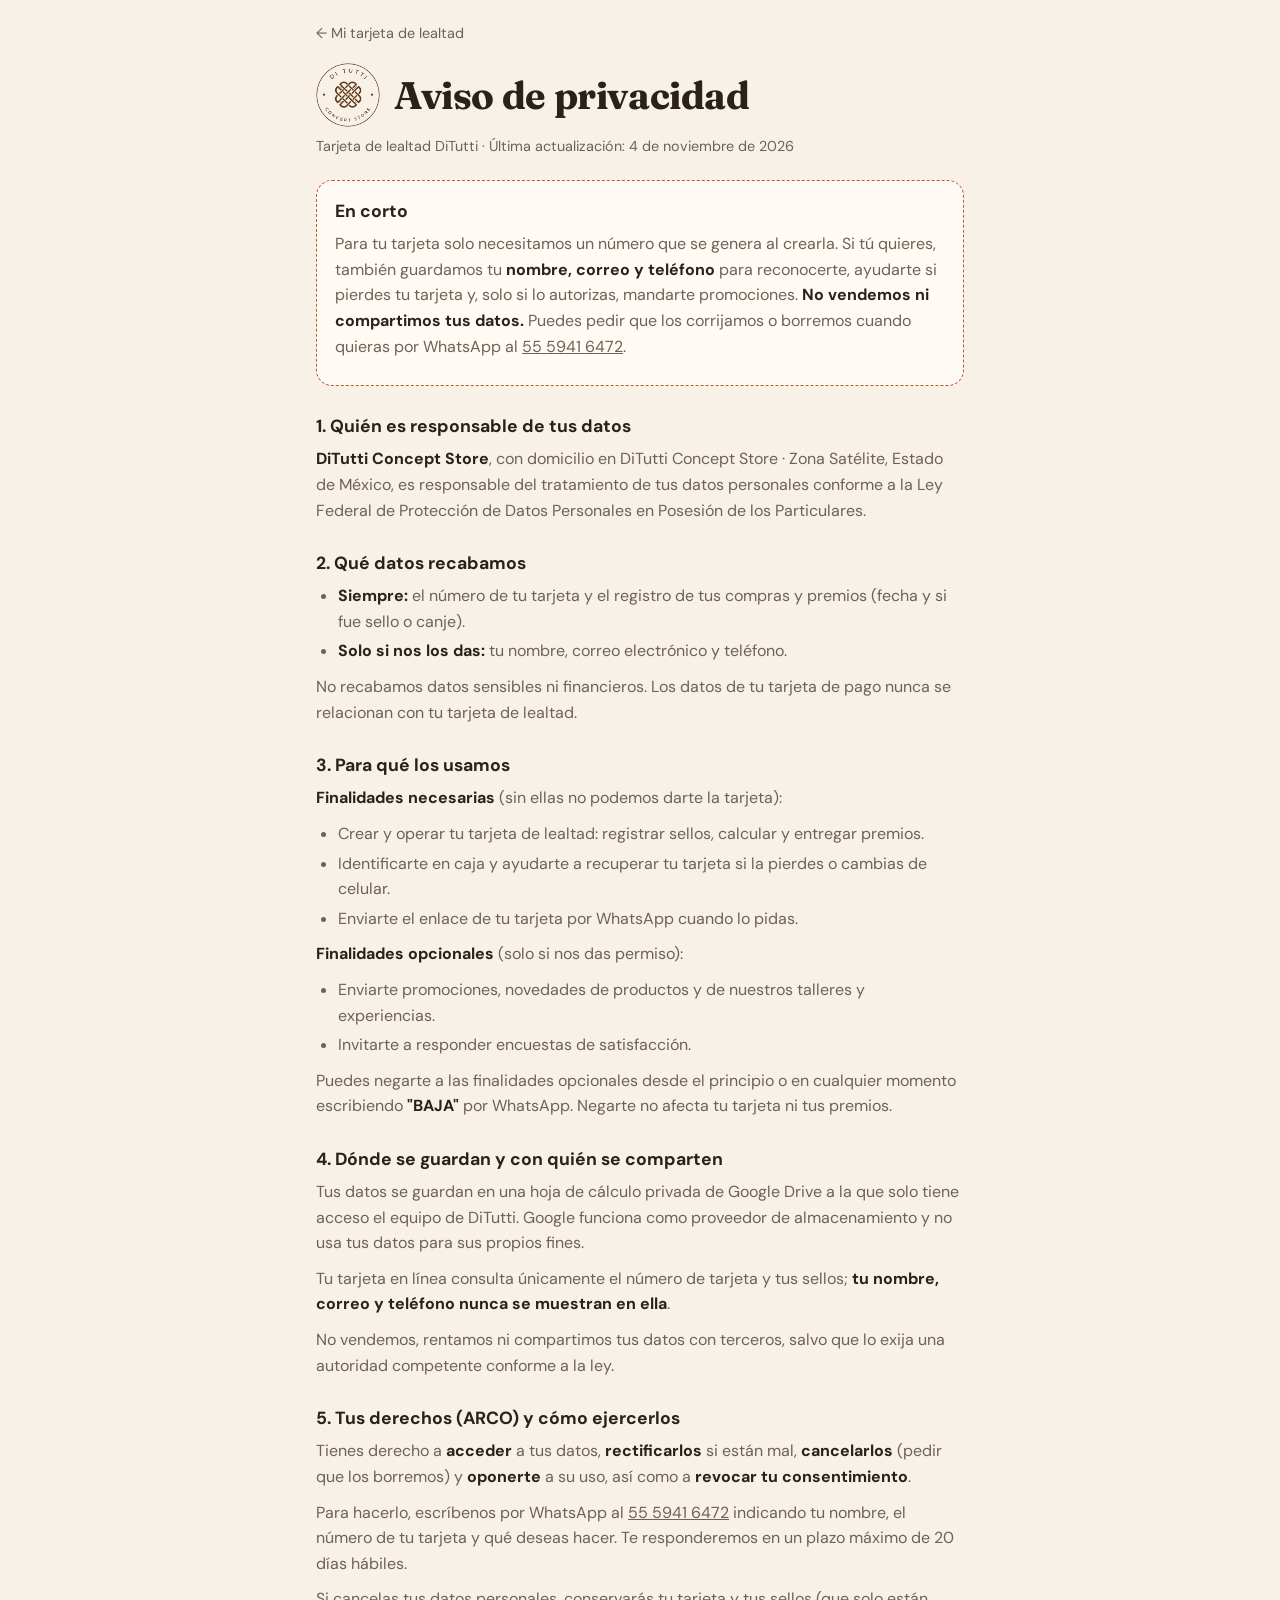
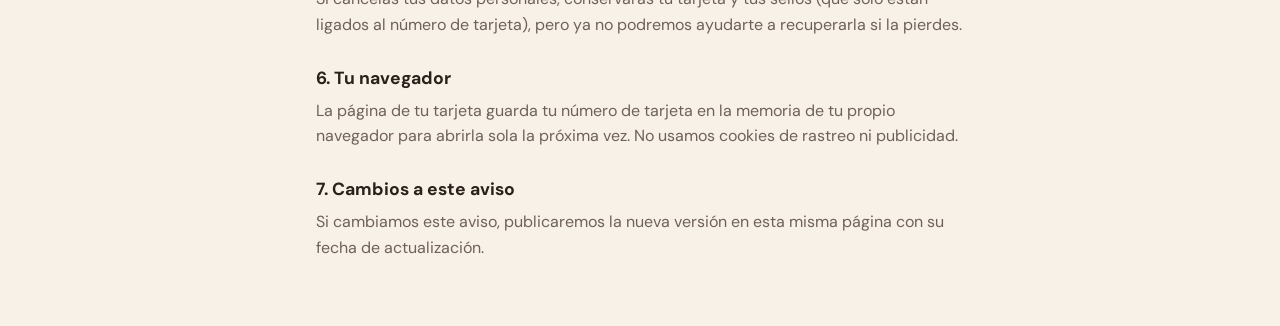
<file: aviso-privacidad.html>
<!doctype html>
<html lang="es">
<head>
  <meta charset="utf-8">
  <meta name="viewport" content="width=device-width, initial-scale=1">
  <title>DiTutti · Aviso de privacidad</title>
  <meta name="description" content="Aviso de privacidad de la tarjeta de lealtad de DiTutti Concept Store.">
  <link rel="icon" href="logo-ditutti.png">
  <link rel="preconnect" href="https://fonts.googleapis.com">
  <link rel="preconnect" href="https://fonts.gstatic.com" crossorigin>
  <link href="https://fonts.googleapis.com/css2?family=Fraunces:opsz,wght@9..144,500;9..144,700&family=DM+Sans:wght@400;500;700&display=swap" rel="stylesheet">
  <style>
    :root { --bg: #f7f1e8; --surface: #fffaf3; --ink: #2b211b; --muted: #6f6157; --line: #e6d9c8; --accent: #c4552d; }
    @media (prefers-color-scheme: dark) {
      :root { --bg: #1c1714; --surface: #262019; --ink: #f3ebe1; --muted: #b5a698; --line: #3a3128; --accent: #e0774f; }
    }
    * { box-sizing: border-box; }
    body { margin: 0; background: var(--bg); color: var(--ink); font-family: "DM Sans", system-ui, sans-serif; line-height: 1.6; }
    .wrap { max-width: 680px; margin: 0 auto; padding: 20px 16px 56px; }
    a { color: inherit; }
    .back { display: inline-block; font-size: .9rem; color: var(--muted); text-decoration: none; margin-bottom: 18px; }
    header { display: flex; align-items: center; gap: 14px; margin-bottom: 8px; }
    header img { width: 64px; height: 64px; border-radius: 50%; flex: none; }
    h1 { font-family: "Fraunces", Georgia, serif; font-size: clamp(1.8rem, 7vw, 2.4rem); line-height: 1.1; margin: 0; letter-spacing: -0.01em; }
    .fecha { color: var(--muted); font-size: .9rem; margin: 6px 0 22px; }
    .resumen { background: var(--surface); border: 1.5px dashed var(--accent); border-radius: 16px; padding: 16px 18px; margin-bottom: 26px; }
    .resumen h2 { margin-top: 0; }
    h2 { font-size: 1.1rem; margin: 26px 0 6px; }
    p, li { color: var(--muted); }
    p { margin: 0 0 10px; }
    ul { margin: 0 0 10px; padding-left: 22px; }
    li + li { margin-top: 4px; }
    strong { color: var(--ink); }
  </style>
</head>
<body>
  <div class="wrap">
    <a class="back" href="lealtad.html">← Mi tarjeta de lealtad</a>
    <header>
      <img src="logo-ditutti.png" alt="DiTutti Concept Store" width="64" height="64">
      <h1>Aviso de privacidad</h1>
    </header>
    <p class="fecha">Tarjeta de lealtad DiTutti · Última actualización: 4 de noviembre de 2026</p>

    <section class="resumen">
      <h2>En corto</h2>
      <p>Para tu tarjeta solo necesitamos un número que se genera al crearla. Si tú quieres, también guardamos tu <strong>nombre, correo y teléfono</strong> para reconocerte, ayudarte si pierdes tu tarjeta y, solo si lo autorizas, mandarte promociones. <strong>No vendemos ni compartimos tus datos.</strong> Puedes pedir que los corrijamos o borremos cuando quieras por WhatsApp al <a class="wa-link" href="#"><span class="wa-num"></span></a>.</p>
    </section>

    <h2>1. Quién es responsable de tus datos</h2>
    <p><strong id="responsable">DiTutti Concept Store</strong>, con domicilio en <span id="domicilio"></span>, es responsable del tratamiento de tus datos personales conforme a la Ley Federal de Protección de Datos Personales en Posesión de los Particulares.</p>

    <h2>2. Qué datos recabamos</h2>
    <ul>
      <li><strong>Siempre:</strong> el número de tu tarjeta y el registro de tus compras y premios (fecha y si fue sello o canje).</li>
      <li><strong>Solo si nos los das:</strong> tu nombre, correo electrónico y teléfono.</li>
    </ul>
    <p>No recabamos datos sensibles ni financieros. Los datos de tu tarjeta de pago nunca se relacionan con tu tarjeta de lealtad.</p>

    <h2>3. Para qué los usamos</h2>
    <p><strong>Finalidades necesarias</strong> (sin ellas no podemos darte la tarjeta):</p>
    <ul>
      <li>Crear y operar tu tarjeta de lealtad: registrar sellos, calcular y entregar premios.</li>
      <li>Identificarte en caja y ayudarte a recuperar tu tarjeta si la pierdes o cambias de celular.</li>
      <li>Enviarte el enlace de tu tarjeta por WhatsApp cuando lo pidas.</li>
    </ul>
    <p><strong>Finalidades opcionales</strong> (solo si nos das permiso):</p>
    <ul>
      <li>Enviarte promociones, novedades de productos y de nuestros talleres y experiencias.</li>
      <li>Invitarte a responder encuestas de satisfacción.</li>
    </ul>
    <p>Puedes negarte a las finalidades opcionales desde el principio o en cualquier momento escribiendo <strong>"BAJA"</strong> por WhatsApp. Negarte no afecta tu tarjeta ni tus premios.</p>

    <h2>4. Dónde se guardan y con quién se comparten</h2>
    <p>Tus datos se guardan en una hoja de cálculo privada de Google Drive a la que solo tiene acceso el equipo de DiTutti. Google funciona como proveedor de almacenamiento y no usa tus datos para sus propios fines.</p>
    <p>Tu tarjeta en línea consulta únicamente el número de tarjeta y tus sellos; <strong>tu nombre, correo y teléfono nunca se muestran en ella</strong>.</p>
    <p>No vendemos, rentamos ni compartimos tus datos con terceros, salvo que lo exija una autoridad competente conforme a la ley.</p>

    <h2>5. Tus derechos (ARCO) y cómo ejercerlos</h2>
    <p>Tienes derecho a <strong>acceder</strong> a tus datos, <strong>rectificarlos</strong> si están mal, <strong>cancelarlos</strong> (pedir que los borremos) y <strong>oponerte</strong> a su uso, así como a <strong>revocar tu consentimiento</strong>.</p>
    <p>Para hacerlo, escríbenos por WhatsApp al <a class="wa-link" href="#"><span class="wa-num"></span></a><span id="correo-contacto"></span> indicando tu nombre, el número de tu tarjeta y qué deseas hacer. Te responderemos en un plazo máximo de 20 días hábiles.</p>
    <p>Si cancelas tus datos personales, conservarás tu tarjeta y tus sellos (que solo están ligados al número de tarjeta), pero ya no podremos ayudarte a recuperarla si la pierdes.</p>

    <h2>6. Tu navegador</h2>
    <p>La página de tu tarjeta guarda tu número de tarjeta en la memoria de tu propio navegador para abrirla sola la próxima vez. No usamos cookies de rastreo ni publicidad.</p>

    <h2>7. Cambios a este aviso</h2>
    <p>Si cambiamos este aviso, publicaremos la nueva versión en esta misma página con su fecha de actualización.</p>
  </div>

  <script src="cursos.js"></script>
  <script>
    (function () {
      var d = window.DITUTTI || {};
      var p = (d.lealtad && d.lealtad.privacidad) || {};
      function ok(s) { return s && !/^por[_ ]confirmar$/i.test(String(s).trim()); }
      if (ok(p.responsable)) document.getElementById("responsable").textContent = p.responsable;
      document.getElementById("domicilio").textContent = ok(p.domicilio) ? p.domicilio : (d.ubicacion || "Zona Satélite, Estado de México");
      document.getElementById("correo-contacto").textContent = ok(p.correo) ? " o al correo " + p.correo : "";
      var num = d.whatsappVisible || d.whatsapp || "";
      var link = "https://wa.me/" + (d.whatsapp || "") + "?text=" + encodeURIComponent("Hola, quiero ejercer mis derechos sobre mis datos de la tarjeta de lealtad DiTutti. Mi número de tarjeta es: ");
      Array.prototype.forEach.call(document.querySelectorAll(".wa-num"), function (el) { el.textContent = num; });
      Array.prototype.forEach.call(document.querySelectorAll(".wa-link"), function (a) { a.href = link; a.target = "_blank"; a.rel = "noopener"; });
    })();
  </script>
</body>
</html>
</file>
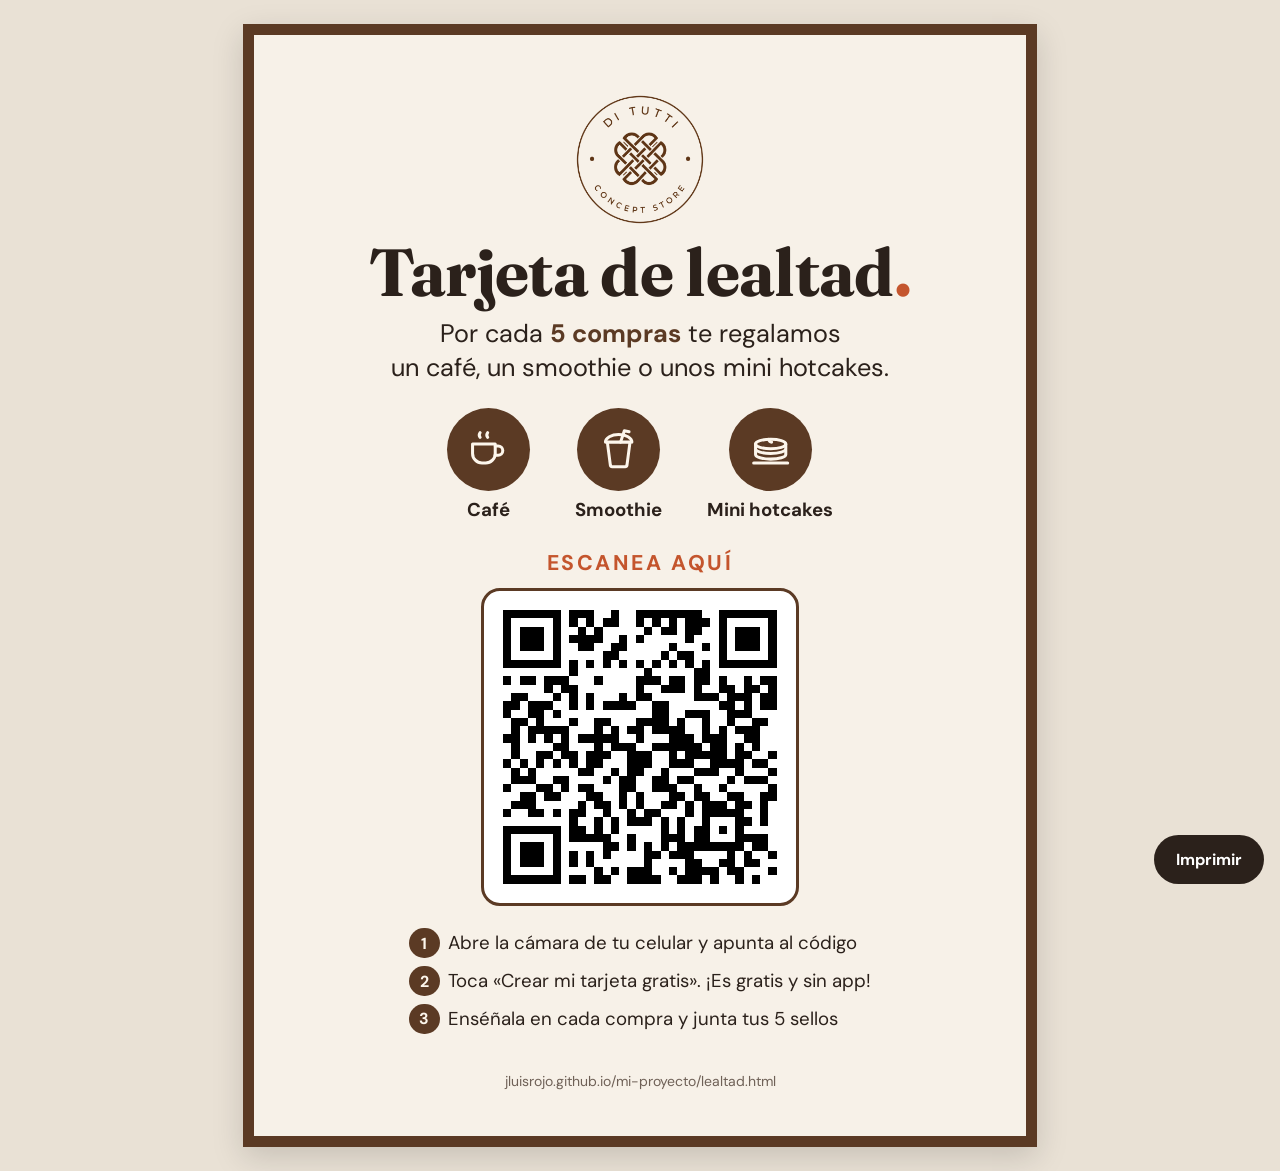
<file: cartel.html>
<!doctype html>
<html lang="es">
<head>
  <meta charset="utf-8">
  <meta name="viewport" content="width=device-width, initial-scale=1">
  <title>DiTutti · Cartel tarjeta de lealtad (A4)</title>
  <meta name="robots" content="noindex">
  <link rel="icon" href="logo-ditutti.png">
  <link rel="preconnect" href="https://fonts.googleapis.com">
  <link rel="preconnect" href="https://fonts.gstatic.com" crossorigin>
  <link href="https://fonts.googleapis.com/css2?family=Fraunces:opsz,wght@9..144,500;9..144,700&family=DM+Sans:wght@400;500;700&display=swap" rel="stylesheet">
  <style>
    @page { size: A4; margin: 0; }
    * { box-sizing: border-box; }
    body { margin: 0; background: #e9e1d5; font-family: "DM Sans", system-ui, sans-serif; color: #2b211b; }
    .hoja {
      width: 210mm; height: 297mm; overflow: hidden; margin: 24px auto; background: #f7f1e8;
      padding: 16mm 18mm 12mm; display: flex; flex-direction: column; align-items: center; text-align: center;
      border: 3mm solid #5b3a24; position: relative;
      box-shadow: 0 10px 30px rgba(0,0,0,.15);
    }
    .hoja img.logo { width: 34mm; height: 34mm; }
    h1 { font-family: "Fraunces", Georgia, serif; font-size: 50pt; line-height: 1; margin: 4mm 0 3mm; letter-spacing: -.01em; }
    h1 span { color: #c4552d; }
    .lead { font-size: 19pt; line-height: 1.35; margin: 0 0 6mm; }
    .lead strong { color: #5b3a24; }
    .premios { display: flex; gap: 12mm; justify-content: center; margin-bottom: 7mm; }
    .premios div { display: grid; justify-items: center; gap: 6px; font-size: 14pt; font-weight: 700; }
    .premios span { width: 22mm; height: 22mm; border-radius: 50%; background: #5b3a24; display: grid; place-items: center; }
    .premios svg { width: 12mm; height: 12mm; fill: none; stroke: #fdf6ec; stroke-width: 1.6; stroke-linecap: round; stroke-linejoin: round; }
    .escanea { font-weight: 700; font-size: 16pt; letter-spacing: .12em; text-transform: uppercase; color: #c4552d; margin: 0 0 3mm; }
    .qr { width: 84mm; height: 84mm; background: #fff; padding: 5mm; border-radius: 5mm; border: 1mm solid #5b3a24; flex: none; }
    .qr svg { width: 100%; height: 100%; display: block; shape-rendering: crispEdges; }
    .pasos { font-size: 14pt; margin: 6mm 0 0; padding: 0; list-style: none; display: grid; gap: 2mm; text-align: left; }
    .pasos b { display: inline-grid; place-items: center; width: 8mm; height: 8mm; border-radius: 50%; background: #5b3a24; color: #fdf6ec; font-size: 12pt; margin-right: 8px; }
    .url { margin-top: auto; padding-top: 3mm; font-size: 10.5pt; color: #6f6157; }
    .imprimir { position: fixed; right: 16px; bottom: 16px; font: inherit; font-weight: 700; font-size: 16px; padding: 14px 22px; border-radius: 999px; border: 0; background: #2b211b; color: #fff; cursor: pointer; }
    @media print {
      body { background: #f7f1e8; }
      .hoja { margin: 0; box-shadow: none; -webkit-print-color-adjust: exact; print-color-adjust: exact; }
      .imprimir { display: none; }
    }
    @media screen and (max-width: 220mm) { .hoja { zoom: .45; margin: 8px auto; } }
  </style>
</head>
<body>
  <main class="hoja">
    <img class="logo" src="logo-ditutti.png" alt="DiTutti Concept Store">
    <h1>Tarjeta de lealtad<span>.</span></h1>
    <p class="lead">Por cada <strong>5 compras</strong> te regalamos<br>un café, un smoothie o unos mini hotcakes.</p>
    <div class="premios">
      <div><span><svg viewBox="0 0 24 24"><path d="M4 9h12v5a5 5 0 0 1-5 5H9a5 5 0 0 1-5-5z"/><path d="M16 10h1.5a2.5 2.5 0 0 1 0 5H16"/><path d="M8 3c-.6.8-.6 1.7 0 2.5M12 3c-.6.8-.6 1.7 0 2.5"/></svg></span>Café</div>
      <div><span><svg viewBox="0 0 24 24"><path d="M6 8h12l-1.6 12.2a1 1 0 0 1-1 .8H8.6a1 1 0 0 1-1-.8z"/><path d="M5 8a7 4 0 0 1 14 0"/><path d="M13 8l2-6 2.5.5"/></svg></span>Smoothie</div>
      <div><span><svg viewBox="0 0 24 24"><ellipse cx="12" cy="9" rx="8" ry="2.5"/><path d="M4 9v2.5c0 1.4 3.6 2.5 8 2.5s8-1.1 8-2.5V9"/><path d="M4 12v2.5c0 1.4 3.6 2.5 8 2.5s8-1.1 8-2.5V12"/><path d="M3 19h18"/><path d="M11 6.5c0 1 .8 1.5 1.5 1.5"/></svg></span>Mini hotcakes</div>
    </div>
    <p class="escanea">Escanea aquí</p>
    <div class="qr" id="qr"></div>
    <ol class="pasos">
      <li><b>1</b>Abre la cámara de tu celular y apunta al código</li>
      <li><b>2</b>Toca «Crear mi tarjeta gratis». ¡Es gratis y sin app!</li>
      <li><b>3</b>Enséñala en cada compra y junta tus 5 sellos</li>
    </ol>
    <div class="url" id="url"></div>
  </main>
  <button class="imprimir" type="button" onclick="window.print()">Imprimir</button>

  <script src="qrcode.js"></script>
  <script>
    // El QR siempre lleva a la página publicada (aunque el cartel se abra desde otra dirección)
    var PUBLICA = "https://jluisrojo.github.io/mi-proyecto/lealtad.html";
    var destino = /github\.io$/.test(location.hostname) ? new URL("lealtad.html", location.href).href : PUBLICA;
    var q = qrcode(0, "M");
    q.addData(destino);
    q.make();
    document.getElementById("qr").innerHTML = q.createSvgTag({ cellSize: 4, margin: 0, scalable: true });
    document.getElementById("url").textContent = destino.replace(/^https?:\/\//, "");
  </script>
</body>
</html>
</file>
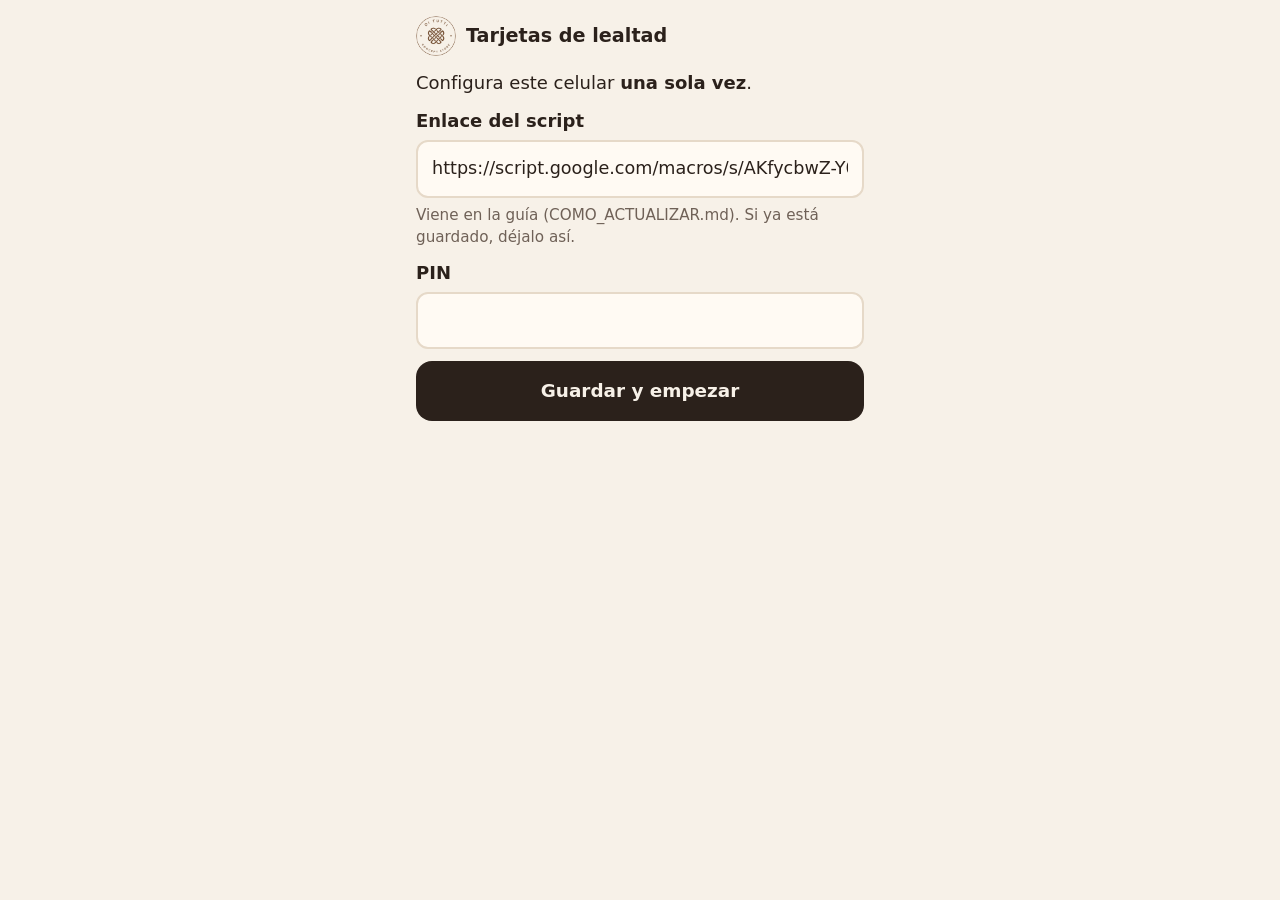
<file: equipo.html>
<!doctype html>
<html lang="es">
<head>
  <meta charset="utf-8">
  <meta name="viewport" content="width=device-width, initial-scale=1, viewport-fit=cover">
  <title>DiTutti · Equipo</title>
  <meta name="robots" content="noindex">
  <meta name="theme-color" content="#2b211b">
  <meta name="apple-mobile-web-app-capable" content="yes">
  <meta name="mobile-web-app-capable" content="yes">
  <meta name="apple-mobile-web-app-title" content="DiTutti Caja">
  <link rel="icon" href="logo-ditutti.png">
  <link rel="apple-touch-icon" href="logo-ditutti.png">
  <style>
    :root {
      --bg: #f7f1e8; --surface: #fffaf3; --ink: #2b211b; --muted: #6f6157; --line: #e6d9c8;
      --brand: #5b3a24; --brand-ink: #fdf6ec; --ok: #2f7a47; --bad: #b3401c; --wa: #1f9d55;
    }
    @media (prefers-color-scheme: dark) {
      :root { --bg: #1c1714; --surface: #262019; --ink: #f3ebe1; --muted: #b5a698; --line: #3a3128; --brand: #4a2f1d; --ok: #4fae6c; --bad: #e0774f; }
    }
    * { box-sizing: border-box; }
    body { margin: 0; background: var(--bg); color: var(--ink); font-family: system-ui, -apple-system, "Segoe UI", sans-serif; font-size: 18px; line-height: 1.45; -webkit-tap-highlight-color: transparent; }
    .wrap { max-width: 480px; margin: 0 auto; padding: 16px 16px 40px; }
    [hidden] { display: none !important; }
    h1 { font-size: 1.2rem; margin: 0; }
    .top { display: flex; align-items: center; gap: 10px; margin-bottom: 14px; }
    .top img { width: 40px; height: 40px; border-radius: 50%; background: #f7f1e8; }
    .top .sp { flex: 1; }
    .link { background: none; border: 0; color: var(--muted); font: inherit; font-size: .9rem; text-decoration: underline; cursor: pointer; padding: 8px; }

    .btn { display: flex; align-items: center; justify-content: center; gap: 10px; width: 100%; min-height: 60px; padding: 14px 18px; border-radius: 16px; border: 0; font: inherit; font-weight: 700; font-size: 1.15rem; cursor: pointer; background: var(--ink); color: var(--bg); text-decoration: none; text-align: center; }
    .btn.sello { background: var(--brand); color: var(--brand-ink); min-height: 76px; font-size: 1.35rem; }
    .btn.premio { background: var(--ok); color: #fff; }
    .btn.ghost { background: transparent; color: var(--ink); border: 2px solid var(--line); }
    .btn:disabled { opacity: .4; cursor: not-allowed; }
    .stack { display: grid; gap: 12px; }

    label { display: block; font-weight: 700; margin: 0 0 6px; }
    input { width: 100%; font: inherit; font-size: 1.1rem; padding: 14px; border-radius: 12px; border: 2px solid var(--line); background: var(--surface); color: var(--ink); }
    .nota { color: var(--muted); font-size: .95rem; margin: 6px 0 0; }
    .nota a { color: inherit; }
    .error { color: var(--bad); font-weight: 700; margin: 8px 0 0; }

    /* Escáner */
    .camara { position: relative; aspect-ratio: 1; background: #000; border-radius: 22px; overflow: hidden; }
    .camara video { width: 100%; height: 100%; object-fit: cover; display: block; }
    .camara .marco { position: absolute; inset: 16%; border: 4px solid rgba(255,255,255,.9); border-radius: 18px; box-shadow: 0 0 0 999px rgba(0,0,0,.35); }
    .camara .msg { position: absolute; inset: 0; display: grid; place-items: center; text-align: center; color: #fff; padding: 24px; }
    .ayuda { text-align: center; color: var(--muted); margin: 10px 0 18px; }
    form.manual { display: flex; gap: 8px; }
    form.manual input { flex: 1; min-width: 0; }
    form.manual .btn { width: auto; min-height: 0; }

    /* Tarjeta del cliente */
    .cliente { background: var(--brand); color: var(--brand-ink); border-radius: 22px; padding: 18px; margin-bottom: 16px; }
    .cliente .num { font-size: .95rem; opacity: .85; letter-spacing: .05em; }
    .cliente .nom { font-size: 1.5rem; font-weight: 800; line-height: 1.15; margin: 2px 0 12px; }
    .puntos { display: grid; grid-template-columns: repeat(5, 1fr); gap: 8px; margin: 6px 0 12px; }
    .puntos span { aspect-ratio: 1; border-radius: 50%; border: 2px dashed rgba(253,246,236,.5); }
    .puntos span.on { background: #f7f1e8 url(logo-ditutti.png) center/90% no-repeat; border: 0; }
    .cliente .linea { display: flex; justify-content: space-between; gap: 10px; font-weight: 700; }
    .premio-aviso { background: #f7f1e8; color: #2b211b; border-radius: 14px; padding: 12px; text-align: center; font-weight: 800; margin-top: 12px; }

    .cantidad { display: flex; align-items: center; justify-content: center; gap: 16px; margin: 4px 0 2px; }
    .cantidad button { width: 52px; height: 52px; border-radius: 50%; border: 2px solid var(--line); background: var(--surface); color: var(--ink); font-size: 1.6rem; font-weight: 700; cursor: pointer; }
    .cantidad output { font-size: 1.3rem; font-weight: 800; min-width: 7ch; text-align: center; }

    details.registro { background: var(--surface); border: 2px solid var(--line); border-radius: 16px; padding: 14px 16px; }
    details.registro summary { font-weight: 700; cursor: pointer; }
    details.registro .stack { margin-top: 12px; }
    .check-promo { display: flex; gap: 10px; align-items: center; font-weight: 500; }
    .check-promo input { width: 24px; height: 24px; flex: none; accent-color: var(--brand); }
    .btn.wa { background: var(--wa); color: #fff; }

    /* Confirmación */
    .hecho { text-align: center; padding: 18px 0 8px; }
    .hecho .check { width: 110px; height: 110px; border-radius: 50%; background: var(--ok); color: #fff; display: grid; place-items: center; margin: 0 auto 14px; font-size: 64px; line-height: 1; }
    .hecho h2 { font-size: 1.7rem; margin: 0 0 6px; }
    .hecho p { margin: 0 0 18px; color: var(--muted); font-size: 1.1rem; }
    .cargando { opacity: .6; pointer-events: none; }
  </style>
</head>
<body>
  <div class="wrap" id="app">
    <div class="top">
      <img src="logo-ditutti.png" alt="">
      <h1>Tarjetas de lealtad</h1>
      <span class="sp"></span>
      <button class="link" id="ir-config" type="button" hidden>Ajustes</button>
    </div>

    <!-- 1. Configuración (una sola vez por celular) -->
    <section id="v-config" hidden>
      <div class="stack">
        <p style="margin:0">Configura este celular <strong>una sola vez</strong>.</p>
        <div>
          <label for="cfg-url">Enlace del script</label>
          <input id="cfg-url" type="url" placeholder="https://script.google.com/macros/s/…/exec" autocomplete="off">
          <p class="nota">Viene en la guía (COMO_ACTUALIZAR.md). Si ya está guardado, déjalo así.</p>
        </div>
        <div>
          <label for="cfg-pin">PIN</label>
          <input id="cfg-pin" type="password" inputmode="text" autocomplete="off">
        </div>
        <button class="btn" id="cfg-guardar" type="button">Guardar y empezar</button>
        <p class="error" id="cfg-error" hidden></p>
        <button class="btn ghost" id="cfg-compartir" type="button" hidden>Enviar esta configuración a otro celular por WhatsApp</button>
      </div>
    </section>

    <!-- 2. Escanear -->
    <section id="v-escanear" hidden>
      <div class="camara">
        <video id="video" playsinline muted></video>
        <div class="marco"></div>
        <div class="msg" id="cam-msg">Abriendo cámara…</div>
      </div>
      <p class="ayuda">Apunta al QR de la tarjeta del cliente</p>
      <form class="manual" id="manual">
        <input id="manual-num" inputmode="numeric" autocomplete="off" placeholder="o escribe el número" aria-label="Número de tarjeta">
        <button class="btn" type="submit">Buscar</button>
      </form>
      <p class="error" id="esc-error" hidden></p>
    </section>

    <!-- 3. Tarjeta del cliente -->
    <section id="v-tarjeta" hidden>
      <div class="cliente">
        <div class="num" id="t-num"></div>
        <div class="nom" id="t-nom"></div>
        <div class="puntos" id="t-puntos"></div>
        <div class="linea"><span id="t-faltan"></span><span id="t-total"></span></div>
        <div class="premio-aviso" id="t-premio" hidden></div>
      </div>
      <div class="stack">
        <div class="cantidad" aria-label="Cuántos sellos">
          <button type="button" id="menos" aria-label="Menos">−</button>
          <output id="cant">1 sello</output>
          <button type="button" id="mas" aria-label="Más">+</button>
        </div>
        <button class="btn sello" id="b-sello" type="button">＋ Sumar sello</button>
        <button class="btn premio" id="b-canje" type="button">🎁 Canjear premio</button>
        <p class="error" id="t-error" hidden></p>
        <details class="registro" id="registro">
          <summary id="reg-titulo">Datos del cliente (opcional)</summary>
          <div class="stack">
            <div><label for="reg-nombre">Nombre</label><input id="reg-nombre" autocomplete="off"></div>
            <div><label for="reg-correo">Correo</label><input id="reg-correo" type="email" inputmode="email" autocomplete="off" autocapitalize="off" spellcheck="false"></div>
            <div><label for="reg-tel">Teléfono</label><input id="reg-tel" type="tel" inputmode="tel" autocomplete="off"></div>
            <label class="check-promo"><input type="checkbox" id="reg-promo"> Acepta recibir promociones por WhatsApp o correo</label>
            <p class="nota" style="margin:0">Antes de anotar, pregunta: <em>«¿Nos das tus datos para tu tarjeta? ¿Te podemos mandar promociones?»</em> Se guardan en la hoja privada, no en la pública. <a href="aviso-privacidad.html" target="_blank" rel="noopener">Aviso de privacidad</a></p>
            <button class="btn" id="reg-guardar" type="button">Guardar datos</button>
            <p class="nota" id="reg-ok" hidden style="margin:0;color:var(--ok);font-weight:700">✓ Datos guardados</p>
            <a class="btn wa" id="reg-wa" target="_blank" rel="noopener" hidden>Enviarle su tarjeta por WhatsApp</a>
          </div>
        </details>
        <button class="btn ghost" id="b-otro" type="button">Escanear otra tarjeta</button>
      </div>
    </section>

    <!-- 4. Listo -->
    <section id="v-hecho" hidden>
      <div class="hecho">
        <div class="check" aria-hidden="true">✓</div>
        <h2 id="h-titulo"></h2>
        <p id="h-detalle"></p>
      </div>
      <div class="stack">
        <button class="btn sello" id="h-siguiente" type="button">Escanear siguiente cliente</button>
        <button class="btn ghost" id="h-volver" type="button">Volver a la tarjeta</button>
        <button class="btn ghost" id="h-deshacer" type="button">↩︎ Deshacer (me equivoqué)</button>
        <p class="error" id="h-error" hidden></p>
      </div>
    </section>
  </div>

  <script src="jsqr.js"></script>
  <script src="cursos.js"></script>
  <script>
    (function () {
      var data = window.DITUTTI || {};
      var lealtad = data.lealtad || {};
      var premios = lealtad.premios || ["un café", "un smoothie", "unos mini hotcakes"];
      var K_URL = "ditutti_equipo_url", K_PIN = "ditutti_equipo_pin";
      var $ = function (id) { return document.getElementById(id); };

      function leer(k) { try { return localStorage.getItem(k) || ""; } catch (e) { return ""; } }
      function guardar(k, v) { try { localStorage.setItem(k, v); } catch (e) {} }
      function digitos(s) { return String(s == null ? "" : s).replace(/\D/g, ""); }
      function valido(d) { return /^[1-9]\d{9}$/.test(d); }
      function formato(d) { return d.slice(0, 3) + "-" + d.slice(3, 6) + "-" + d.slice(6); }
      function plural(n, a, b) { return n + " " + (n === 1 ? a : b); }
      function vibrar(ms) { try { navigator.vibrate && navigator.vibrate(ms); } catch (e) {} }

      // Configuración que llega por enlace: equipo.html#url=…&pin=…
      (function () {
        var h = new URLSearchParams(location.hash.slice(1));
        if (h.get("url")) guardar(K_URL, h.get("url"));
        if (h.get("pin")) guardar(K_PIN, h.get("pin"));
        if (location.hash) history.replaceState(null, "", location.pathname + location.search);
      })();
      function urlScript() { return leer(K_URL) || lealtad.scriptUrl || ""; }

      /* ---------- Vistas ---------- */
      var VISTAS = ["config", "escanear", "tarjeta", "hecho"];
      function ver(v) {
        VISTAS.forEach(function (x) { $("v-" + x).hidden = x !== v; });
        $("ir-config").hidden = v === "config";
        if (v === "escanear") iniciarCamara(); else detenerCamara();
        window.scrollTo(0, 0);
      }

      /* ---------- Llamadas al script ---------- */
      // Se llama al script como <script> (JSONP): funciona en todos los navegadores, sin bloqueos de permisos
      function jsonp(url) {
        return new Promise(function (ok, mal) {
          var cb = "ditutti_eq_" + Date.now() + "_" + Math.floor(Math.random() * 1e6);
          var s = document.createElement("script");
          var t = setTimeout(function () { fin(); mal(new Error("tarde")); }, 20000);
          function fin() { clearTimeout(t); window[cb] = function () {}; s.remove(); }
          window[cb] = function (r) { fin(); ok(r); };
          s.onerror = function () { fin(); mal(new Error("red")); };
          s.onload = function () { setTimeout(function () { if (s.isConnected) { fin(); mal(new Error("version")); } }, 50); };
          s.src = url + (url.indexOf("?") < 0 ? "?" : "&") + "callback=" + cb;
          document.head.appendChild(s);
        });
      }
      function llamar(params) {
        var q = new URLSearchParams(params);
        q.set("pin", leer(K_PIN));
        q.set("_", Date.now());
        document.body.classList.add("cargando");
        return jsonp(urlScript() + "?" + q.toString())
          .catch(function (e) {
            if (e.message === "version") throw new Error("El script de Google está desactualizado: vuelve a pegar el código y publica una nueva versión (ver guía).");
            if (e.message === "tarde") throw new Error("Google tardó demasiado. Intenta de nuevo.");
            throw new Error("No se pudo conectar con Google. Revisa el internet. Si sigue igual, actualiza el script de Google (ver guía).");
          })
          .then(function (r) {
            if (!r.ok && r.error === "pin") { ver("config"); throw new Error("El PIN no es correcto."); }
            return r;
          })
          .finally(function () { document.body.classList.remove("cargando"); });
      }
      function mostrarError(id, msg) { $(id).textContent = msg; $(id).hidden = !msg; }

      /* ---------- Configuración ---------- */
      function abrirConfig() {
        $("cfg-url").value = urlScript();
        $("cfg-pin").value = leer(K_PIN);
        $("cfg-compartir").hidden = !(urlScript() && leer(K_PIN));
        ver("config");
      }
      $("ir-config").addEventListener("click", abrirConfig);
      $("cfg-guardar").addEventListener("click", function () {
        var u = $("cfg-url").value.trim(), p = $("cfg-pin").value.trim();
        if (!/^https:\/\/script\.google(usercontent)?\.com\//.test(u)) return mostrarError("cfg-error", "El enlace debe empezar con https://script.google.com/");
        if (!p) return mostrarError("cfg-error", "Escribe el PIN.");
        guardar(K_URL, u); guardar(K_PIN, p);
        mostrarError("cfg-error", "");
        llamar({ accion: "ping" }).then(function (r) {
          if (!r.ok) return mostrarError("cfg-error", r.error || "No se pudo conectar.");
          ver("escanear");
        }).catch(function (e) { mostrarError("cfg-error", e.message); });
      });
      $("cfg-compartir").addEventListener("click", function () {
        var link = location.origin + location.pathname + "#url=" + encodeURIComponent(urlScript()) + "&pin=" + encodeURIComponent(leer(K_PIN));
        window.open("https://wa.me/?text=" + encodeURIComponent("Abre este enlace en tu celular para registrar sellos de DiTutti (no lo compartas con clientes): " + link), "_blank");
      });

      /* ---------- Cámara + lector de QR ---------- */
      var stream = null, buscando = false, lienzo = document.createElement("canvas"), ctx = lienzo.getContext("2d", { willReadFrequently: true });
      function iniciarCamara() {
        mostrarError("esc-error", "");
        $("cam-msg").hidden = false;
        $("cam-msg").textContent = "Abriendo cámara…";
        if (!navigator.mediaDevices || !navigator.mediaDevices.getUserMedia) {
          $("cam-msg").textContent = "Este navegador no permite usar la cámara. Escribe el número abajo.";
          return;
        }
        navigator.mediaDevices.getUserMedia({ video: { facingMode: "environment" }, audio: false }).then(function (s) {
          if ($("v-escanear").hidden) { s.getTracks().forEach(function (t) { t.stop(); }); return; }
          stream = s;
          var v = $("video");
          v.srcObject = s;
          v.play();
          $("cam-msg").hidden = true;
          buscando = true;
          setTimeout(escanear, 300);
        }).catch(function () {
          $("cam-msg").textContent = "No se pudo abrir la cámara. Da permiso de cámara a esta página, o escribe el número abajo.";
        });
      }
      function detenerCamara() {
        buscando = false;
        if (stream) { stream.getTracks().forEach(function (t) { t.stop(); }); stream = null; }
      }
      function escanear() {
        if (!buscando) return;
        var v = $("video");
        if (v.readyState >= 2 && v.videoWidth) {
          var lado = Math.min(v.videoWidth, v.videoHeight, 720);
          var sx = (v.videoWidth - lado) / 2, sy = (v.videoHeight - lado) / 2;
          lienzo.width = lienzo.height = lado;
          ctx.drawImage(v, sx, sy, lado, lado, 0, 0, lado, lado);
          var img = ctx.getImageData(0, 0, lado, lado);
          var r = window.jsQR && jsQR(img.data, lado, lado, { inversionAttempts: "dontInvert" });
          if (r && r.data) {
            var d = tarjetaDeTexto(r.data);
            if (valido(d)) { vibrar(80); buscando = false; abrirTarjeta(d); return; }
            mostrarError("esc-error", "Ese QR no es una tarjeta DiTutti.");
          }
        }
        setTimeout(escanear, 160);
      }
      function tarjetaDeTexto(t) {
        var m = String(t).match(/[?&]t=([\d-]+)/);
        return digitos(m ? m[1] : t);
      }
      $("manual").addEventListener("submit", function (e) {
        e.preventDefault();
        var d = digitos($("manual-num").value);
        if (!valido(d)) return mostrarError("esc-error", "El número tiene 10 dígitos, por ejemplo 480-518-6627.");
        $("manual-num").value = "";
        abrirTarjeta(d);
      });

      /* ---------- Tarjeta ---------- */
      var actual = null, info = null, cantidad = 1;
      function pintarCantidad() { $("cant").textContent = plural(cantidad, "sello", "sellos"); $("b-sello").textContent = "＋ Sumar " + plural(cantidad, "sello", "sellos"); }
      $("menos").addEventListener("click", function () { cantidad = Math.max(1, cantidad - 1); pintarCantidad(); });
      $("mas").addEventListener("click", function () { cantidad = Math.min(10, cantidad + 1); pintarCantidad(); });

      function pintarTarjeta(r) {
        info = r;
        $("t-num").textContent = "Tarjeta " + r.tarjeta;
        $("t-nom").textContent = r.nombre || (r.sellos ? "Cliente" : "Tarjeta nueva");
        var html = "";
        for (var i = 0; i < r.meta; i++) html += '<span class="' + (i < r.enTarjeta ? "on" : "") + '"></span>';
        $("t-puntos").innerHTML = html;
        $("t-faltan").textContent = "Le faltan " + plural(r.meta - r.enTarjeta, "sello", "sellos");
        $("t-total").textContent = plural(r.sellos, "compra", "compras");
        $("t-premio").hidden = r.disponibles < 1;
        $("t-premio").textContent = "🎉 Tiene " + plural(r.disponibles, "premio", "premios") + " para canjear";
        $("b-canje").disabled = r.disponibles < 1;
        $("b-canje").textContent = r.disponibles > 0 ? "🎁 Canjear premio (" + premios.join(" / ").replace(/\b(un|unos)\s/g, "") + ")" : "🎁 Sin premios por ahora";
        var tieneDatos = !!(r.nombre || r.correo || r.telefono);
        $("reg-titulo").textContent = tieneDatos ? "Ver o cambiar datos del cliente" : "Anotar datos del cliente (opcional)";
        $("reg-nombre").value = r.nombre || "";
        $("reg-correo").value = r.correo || "";
        $("reg-tel").value = r.telefono || "";
        $("reg-promo").checked = /^(si|sí)$/i.test(String(r.promociones || ""));
        pintarWa(r);
        // Si la tarjeta todavía no tiene datos, el formulario se abre solo
        $("registro").open = !tieneDatos && r.nombre !== "Buscando…" && !!r.ok;
      }

      // Botón para mandarle al cliente el enlace de SU tarjeta a su WhatsApp
      function telWa(t) {
        var d = digitos(t);
        if (d.length === 10) return "52" + d;
        if (d.length === 12 && d.indexOf("52") === 0) return d;
        if (d.length === 13 && d.indexOf("521") === 0) return "52" + d.slice(3);
        return "";
      }
      function pintarWa(r) {
        var n = telWa(r.telefono), a = $("reg-wa");
        a.hidden = !n || !actual;
        if (a.hidden) return;
        var link = new URL("lealtad.html?t=" + actual, location.href).href;
        var hola = r.nombre ? "¡Hola " + String(r.nombre).split(" ")[0] + "!" : "¡Hola!";
        a.href = "https://wa.me/" + n + "?text=" + encodeURIComponent(
          hola + " Esta es tu tarjeta de lealtad DiTutti ☕ (" + formato(actual) + "):\n" + link +
          "\n\nCada 5 compras te regalamos un café, un smoothie o unos mini hotcakes. Ábrela desde este chat cuando vengas y enséñanos el QR.");
      }

      function abrirTarjeta(d) {
        actual = d; cantidad = 1; pintarCantidad();
        mostrarError("t-error", "");
        pintarTarjeta({ tarjeta: formato(d), nombre: "Buscando…", sellos: 0, enTarjeta: 0, meta: lealtad.sellosPorPremio || 5, disponibles: 0 });
        ver("tarjeta");
        llamar({ accion: "consulta", tarjeta: d }).then(function (r) {
          if (!r.ok) throw new Error(r.error);
          pintarTarjeta(r);
        }).catch(function (e) { mostrarError("t-error", e.message); $("t-nom").textContent = "—"; });
      }

      function accion(tipo, extra) {
        mostrarError("t-error", "");
        mostrarError("h-error", "");
        var p = Object.assign({ accion: tipo, tarjeta: actual }, extra || {});
        return llamar(p).then(function (r) {
          if (r.tarjeta) pintarTarjeta(r);
          if (!r.ok) throw new Error(r.error);
          vibrar([60, 40, 60]);
          return r;
        });
      }
      function confirmar(r) {
        $("h-titulo").textContent = r.hecho;
        var quien = r.nombre ? r.nombre + " · " : "";
        $("h-detalle").textContent = r.disponibles > 0
          ? quien + "¡Ya tiene " + plural(r.disponibles, "premio", "premios") + " para canjear!"
          : quien + "Lleva " + r.enTarjeta + " de " + r.meta + ". Le faltan " + plural(r.meta - r.enTarjeta, "sello", "sellos") + ".";
        $("h-deshacer").hidden = false;
        ver("hecho");
      }
      $("b-sello").addEventListener("click", function () {
        accion("sello", { cantidad: cantidad }).then(confirmar).catch(function (e) { mostrarError("t-error", e.message); });
      });
      $("b-canje").addEventListener("click", function () {
        if (!confirm("¿Entregar 1 premio a esta tarjeta?")) return;
        accion("canje").then(confirmar).catch(function (e) { mostrarError("t-error", e.message); });
      });
      $("reg-guardar").addEventListener("click", function () {
        var n = $("reg-nombre").value.trim(), c = $("reg-correo").value.trim(), t = $("reg-tel").value.trim(), pr = $("reg-promo").checked ? "sí" : "no";
        $("reg-ok").hidden = true;
        if (!n && !c && !t) return mostrarError("t-error", "Escribe al menos el nombre, el correo o el teléfono.");
        if (c && !/^[^\s@]+@[^\s@]+\.[^\s@]+$/.test(c)) return mostrarError("t-error", "Revisa el correo, por ejemplo: ana@gmail.com");
        if (t && !telWa(t)) return mostrarError("t-error", "Revisa el teléfono: son 10 dígitos, por ejemplo 55 1234 5678.");
        accion("registro", { nombre: n, correo: c, telefono: t, promociones: pr }).then(function () {
          $("registro").open = true;
          $("reg-ok").hidden = false;
        }).catch(function (e) { mostrarError("t-error", e.message); });
      });
      $("h-deshacer").addEventListener("click", function () {
        accion("deshacer").then(function (r) {
          $("h-titulo").textContent = r.hecho;
          $("h-detalle").textContent = "Lleva " + r.enTarjeta + " de " + r.meta + ".";
          $("h-deshacer").hidden = true;
        }).catch(function (e) { mostrarError("h-error", e.message); });
      });
      $("b-otro").addEventListener("click", function () { ver("escanear"); });
      $("h-siguiente").addEventListener("click", function () { ver("escanear"); });
      $("h-volver").addEventListener("click", function () { ver("tarjeta"); });

      document.addEventListener("visibilitychange", function () {
        if (document.hidden) detenerCamara();
        else if (!$("v-escanear").hidden) iniciarCamara();
      });

      /* ---------- Inicio ---------- */
      if (urlScript() && leer(K_PIN)) ver("escanear"); else abrirConfig();
    })();
  </script>
</body>
</html>
</file>
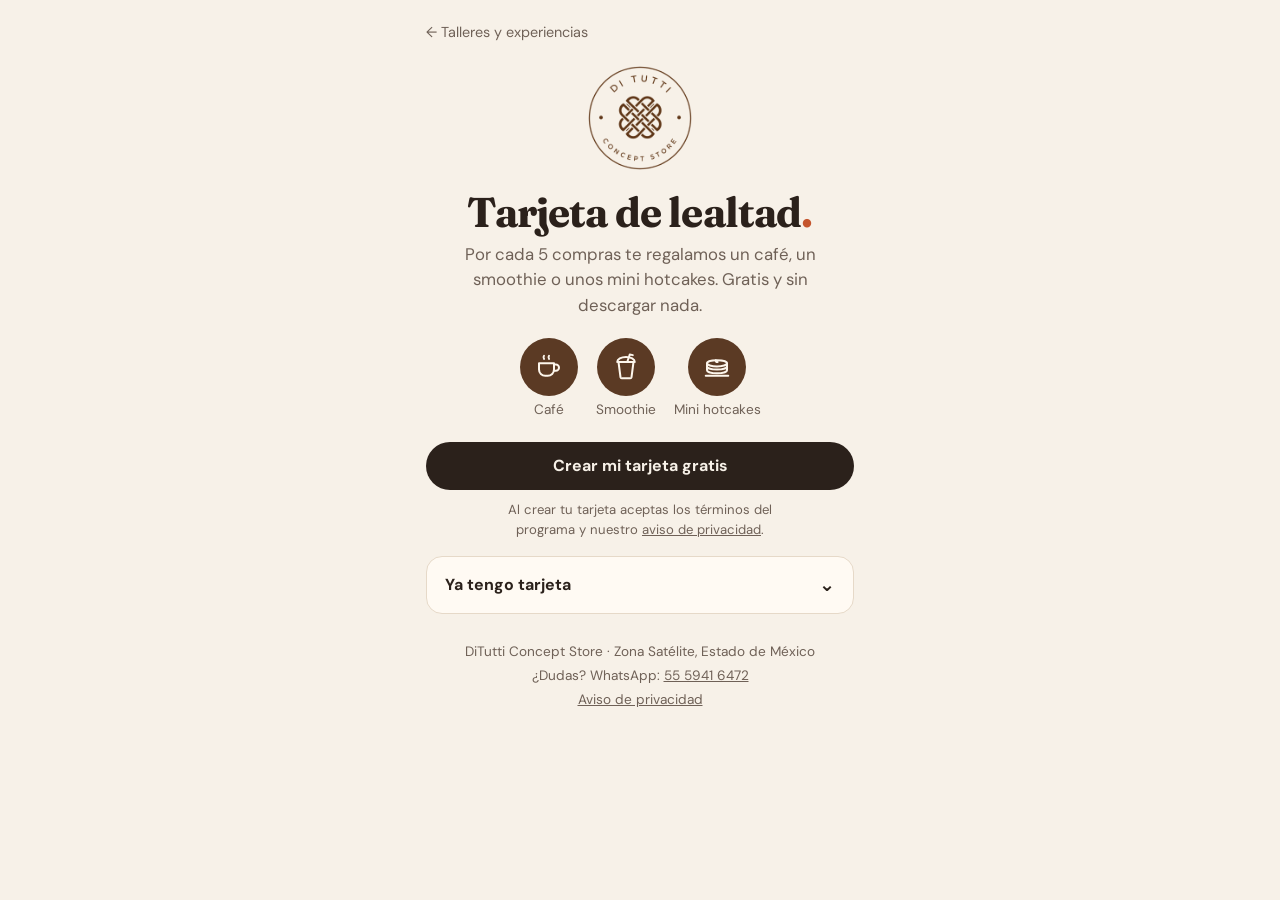
<file: lealtad.html>
<!doctype html>
<html lang="es">
<head>
  <meta charset="utf-8">
  <meta name="viewport" content="width=device-width, initial-scale=1, viewport-fit=cover">
  <title>DiTutti · Tarjeta de lealtad</title>
  <meta name="description" content="Tarjeta de lealtad de DiTutti Concept Store: cada 5 compras te regalamos un café, un smoothie o unos mini hotcakes.">
  <meta name="theme-color" content="#5b3a24">
  <meta name="apple-mobile-web-app-capable" content="yes">
  <meta name="mobile-web-app-capable" content="yes">
  <meta name="apple-mobile-web-app-title" content="DiTutti">
  <link rel="icon" href="logo-ditutti.png">
  <link rel="apple-touch-icon" href="logo-ditutti.png">
  <link rel="preconnect" href="https://fonts.googleapis.com">
  <link rel="preconnect" href="https://fonts.gstatic.com" crossorigin>
  <link href="https://fonts.googleapis.com/css2?family=Fraunces:opsz,wght@9..144,500;9..144,700&family=DM+Sans:wght@400;500;700&display=swap" rel="stylesheet">
  <style>
    :root {
      --bg: #f7f1e8;
      --surface: #fffaf3;
      --ink: #2b211b;
      --muted: #6f6157;
      --line: #e6d9c8;
      --brand: #5b3a24;
      --brand-ink: #fdf6ec;
      --brand-soft: #7a5236;
      --accent: #c4552d;
      --ok: #3d7a4f;
      --wa: #1f9d55;
      --radius: 20px;
    }
    @media (prefers-color-scheme: dark) {
      :root {
        --bg: #1c1714;
        --surface: #262019;
        --ink: #f3ebe1;
        --muted: #b5a698;
        --line: #3a3128;
        --brand: #4a2f1d;
        --brand-ink: #fdf6ec;
        --brand-soft: #6b4730;
        --accent: #e0774f;
        --ok: #6fbf86;
        --wa: #3cc276;
      }
    }
    * { box-sizing: border-box; }
    body {
      margin: 0;
      background: var(--bg);
      color: var(--ink);
      font-family: "DM Sans", system-ui, sans-serif;
      line-height: 1.5;
      -webkit-tap-highlight-color: transparent;
    }
    .wrap { max-width: 460px; margin: 0 auto; padding: 20px 16px 48px; }
    a { color: inherit; }
    [hidden] { display: none !important; }

    .back { display: inline-block; font-size: .9rem; color: var(--muted); text-decoration: none; margin-bottom: 14px; }

    /* Tarjeta */
    .pass {
      background: var(--brand);
      color: var(--brand-ink);
      border-radius: 26px;
      overflow: hidden;
      box-shadow: 0 18px 40px -22px rgba(43, 33, 27, .6);
    }
    .pass-top { display: flex; align-items: center; gap: 12px; padding: 18px 20px 6px; }
    .pass-top img { width: 46px; height: 46px; border-radius: 50%; background: #f7f1e8; padding: 2px; flex: none; }
    .pass-top .t1 { font-size: .72rem; letter-spacing: .14em; text-transform: uppercase; opacity: .8; font-weight: 700; }
    .pass-top .t2 { font-family: "Fraunces", Georgia, serif; font-size: 1.35rem; font-weight: 700; line-height: 1.1; }

    .stamps {
      display: grid;
      grid-template-columns: repeat(5, 1fr);
      gap: 8px;
      padding: 16px 18px;
      margin: 10px 0 0;
      background:
        repeating-linear-gradient(135deg, rgba(255,255,255,.05) 0 10px, transparent 10px 20px),
        var(--brand-soft);
    }
    .stamp {
      aspect-ratio: 1;
      border-radius: 50%;
      border: 2px dashed rgba(253, 246, 236, .45);
      display: grid;
      place-items: center;
      position: relative;
    }
    .stamp svg { width: 52%; height: 52%; fill: none; stroke: rgba(253, 246, 236, .55); stroke-width: 1.6; stroke-linecap: round; stroke-linejoin: round; }
    .stamp.on { border: 0; background: #f7f1e8; }
    .stamp.on img { width: 92%; height: 92%; object-fit: contain; }
    .stamp.on.nuevo { animation: pop .5s ease-out both; }
    @keyframes pop { 0% { transform: scale(.4); opacity: 0; } 70% { transform: scale(1.1); } 100% { transform: scale(1); opacity: 1; } }
    @media (prefers-reduced-motion: reduce) { .stamp.on.nuevo { animation: none; } }

    .stats { display: grid; grid-template-columns: 1fr 1fr; gap: 10px; padding: 16px 20px 6px; }
    .stats .k { font-size: .7rem; letter-spacing: .1em; text-transform: uppercase; opacity: .8; font-weight: 700; }
    .stats .v { font-family: "Fraunces", serif; font-size: 1.45rem; font-weight: 700; line-height: 1.15; }
    .stats .r { text-align: right; }

    .premio-listo {
      margin: 10px 20px 0;
      padding: 12px 14px;
      border-radius: 14px;
      background: #f7f1e8;
      color: #2b211b;
      font-weight: 700;
      text-align: center;
    }

    .qr-box { padding: 18px 20px 22px; display: grid; justify-items: center; gap: 10px; }
    .qr { background: #fff; padding: 14px; border-radius: 16px; width: 188px; height: 188px; }
    .qr svg { width: 100%; height: 100%; display: block; shape-rendering: crispEdges; }
    .num { font-size: 1.25rem; font-weight: 700; letter-spacing: .06em; font-variant-numeric: tabular-nums; }
    .estado { font-size: .8rem; opacity: .8; min-height: 1.2em; text-align: center; }

    /* Bloques de información */
    .info { margin-top: 18px; display: grid; gap: 10px; }
    .item { background: var(--surface); border: 1px solid var(--line); border-radius: 16px; padding: 16px 18px; }
    .item h2 { font-size: 1rem; margin: 0 0 4px; }
    .item p { margin: 0; color: var(--muted); }
    .item ul, .item ol { margin: 6px 0 0; padding-left: 20px; color: var(--muted); }
    .item li + li { margin-top: 4px; }
    details.item summary { font-weight: 700; cursor: pointer; list-style: none; display: flex; justify-content: space-between; align-items: center; }
    details.item summary::-webkit-details-marker { display: none; }
    details.item summary::after { content: "⌄"; font-size: 1.2rem; line-height: 1; transition: transform .2s; }
    details.item[open] summary::after { transform: rotate(180deg); }

    .btn {
      display: inline-flex; align-items: center; justify-content: center; gap: 8px;
      min-height: 48px; padding: 12px 20px; border-radius: 999px;
      background: var(--ink); color: var(--bg);
      border: 0; font: inherit; font-weight: 700; text-decoration: none; cursor: pointer;
      width: 100%;
    }
    .btn.wa { background: var(--wa); color: #fff; }
    .btn.ghost { background: transparent; color: var(--ink); border: 1.5px solid var(--line); }
    .acciones { display: grid; gap: 10px; margin-top: 14px; }

    /* Bienvenida (sin tarjeta) */
    .hola { text-align: center; padding-top: 8px; }
    .hola img { width: 104px; height: 104px; border-radius: 50%; }
    .hola h1 { font-family: "Fraunces", serif; font-size: clamp(2rem, 9vw, 2.6rem); line-height: 1.05; margin: 14px 0 8px; letter-spacing: -0.02em; }
    .hola h1 span { color: var(--accent); }
    .hola .lead { color: var(--muted); margin: 0 auto 20px; max-width: 34ch; font-size: 1.05rem; }
    .premios-ico { display: flex; justify-content: center; gap: 18px; margin: 4px 0 22px; }
    .premios-ico div { display: grid; justify-items: center; gap: 4px; font-size: .85rem; color: var(--muted); }
    .premios-ico span { width: 58px; height: 58px; border-radius: 50%; background: var(--brand); display: grid; place-items: center; }
    .premios-ico svg { width: 30px; height: 30px; fill: none; stroke: var(--brand-ink); stroke-width: 1.6; stroke-linecap: round; stroke-linejoin: round; }

    form.buscar { display: flex; gap: 8px; margin-top: 10px; }
    form.buscar input {
      flex: 1; min-width: 0; font: inherit; padding: 12px 14px; border-radius: 12px;
      border: 1.5px solid var(--line); background: var(--surface); color: var(--ink);
    }
    form.buscar .btn { width: auto; }
    .error { color: var(--accent); font-size: .9rem; margin: 6px 0 0; }
    .legal { color: var(--muted); font-size: .82rem; margin: 10px auto 0; max-width: 36ch; }

    .aviso-guardar {
      margin-top: 14px; padding: 14px 16px; border-radius: 16px;
      border: 1.5px dashed var(--accent); background: var(--surface);
    }
    .aviso-guardar strong { display: block; margin-bottom: 2px; }
    .aviso-guardar p { margin: 0; color: var(--muted); font-size: .95rem; }

    footer { margin-top: 28px; color: var(--muted); font-size: .85rem; text-align: center; display: grid; gap: 4px; }
  </style>
</head>
<body>
  <div class="wrap">
    <a class="back" href="./">← Talleres y experiencias</a>

    <!-- Sin tarjeta todavía -->
    <section id="bienvenida" class="hola" hidden>
      <img src="logo-ditutti.png" alt="DiTutti Concept Store" width="104" height="104">
      <h1>Tarjeta de lealtad<span>.</span></h1>
      <p class="lead" id="lead"></p>
      <div class="premios-ico" id="premios-ico"></div>
      <button type="button" class="btn" id="crear">Crear mi tarjeta gratis</button>
      <p class="legal">Al crear tu tarjeta aceptas los términos del programa y nuestro <a href="aviso-privacidad.html">aviso de privacidad</a>.</p>
      <details class="item" style="margin-top:16px;text-align:left">
        <summary>Ya tengo tarjeta</summary>
        <p style="margin-top:8px">Escribe el número que aparece debajo de tu QR. ¿No lo tienes? Pídelo en caja: te mandamos tu tarjeta por WhatsApp.</p>
        <form class="buscar" id="buscar">
          <input id="buscar-num" inputmode="numeric" autocomplete="off" placeholder="000-000-0000" aria-label="Número de tarjeta">
          <button class="btn" type="submit">Abrir</button>
        </form>
        <p class="error" id="buscar-error" hidden>Revisa el número: son 10 dígitos.</p>
      </details>
    </section>

    <!-- Tarjeta -->
    <section id="tarjeta" hidden>
      <article class="pass" aria-label="Tarjeta de lealtad DiTutti">
        <div class="pass-top">
          <img src="logo-ditutti.png" alt="" width="46" height="46">
          <div>
            <div class="t1">DiTutti Concept Store</div>
            <div class="t2">Tarjeta de lealtad</div>
          </div>
        </div>

        <div class="stats">
          <div><div class="k">Hasta tu próximo premio</div><div class="v" id="faltan">–</div></div>
          <div class="r"><div class="k">Premios disponibles</div><div class="v" id="disponibles">–</div></div>
        </div>

        <div class="premio-listo" id="premio-listo" hidden></div>

        <div class="stamps" id="sellos" role="img"></div>

        <div class="qr-box">
          <div class="qr" id="qr" aria-hidden="true"></div>
          <div class="num" id="num"></div>
          <div class="estado" id="estado" aria-live="polite"></div>
        </div>
      </article>

      <div class="aviso-guardar" id="aviso-guardar" hidden>
        <strong>Guarda tu tarjeta para no perderla</strong>
        <p id="como-guardar"></p>
      </div>

      <div class="acciones">
        <a class="btn wa" id="enviar" target="_blank" rel="noopener">Enviarme mi tarjeta por WhatsApp</a>
        <button type="button" class="btn ghost" id="actualizar">Actualizar sellos</button>
        <button type="button" class="btn ghost" id="invitar">Invitar a alguien al programa</button>
      </div>

      <div class="info">
        <div class="item"><h2>Total de premios ganados</h2><p id="total">–</p></div>
        <div class="item"><h2>Cómo conseguir un sello</h2><p id="como"></p></div>
        <div class="item"><h2>Tu premio</h2><p id="premio"></p></div>
        <details class="item"><summary>Guardar en mi celular</summary>
          <ol>
            <li><strong>iPhone (Safari):</strong> toca Compartir <span aria-hidden="true">⬆︎</span> → <em>Agregar a inicio</em>.</li>
            <li><strong>Android (Chrome):</strong> toca el menú <span aria-hidden="true">⋮</span> → <em>Agregar a la pantalla principal</em>.</li>
            <li>También puedes enviártela por WhatsApp o tomarle captura al QR.</li>
          </ol>
        </details>
        <details class="item"><summary>Términos de uso</summary><ul id="terminos"></ul><p style="margin-top:8px"><a href="aviso-privacidad.html">Aviso de privacidad</a></p></details>
        <details class="item"><summary>¿No es tu tarjeta?</summary>
          <p style="margin-top:8px">Si alguien te compartió su tarjeta por error, sal de ella para crear la tuya.</p>
          <button type="button" class="btn" id="salir" style="margin-top:10px">Salir de esta tarjeta</button>
          <p style="margin-top:14px">O abre otra tarjeta escribiendo su número:</p>
          <form class="buscar" id="cambiar">
            <input id="cambiar-num" inputmode="numeric" autocomplete="off" placeholder="000-000-0000" aria-label="Número de tarjeta">
            <button class="btn" type="submit">Abrir</button>
          </form>
          <p class="error" id="cambiar-error" hidden>Revisa el número: son 10 dígitos.</p>
        </details>
      </div>
    </section>

    <footer id="pie"></footer>
  </div>

  <script src="qrcode.js"></script>
  <script src="cursos.js"></script>
  <script>
    (function () {
      var data = window.DITUTTI || {};
      var cfg = Object.assign({
        pestana: "Lealtad",
        sellosPorPremio: 5,
        premios: ["un café", "un smoothie", "unos mini hotcakes"],
        comoGanarSello: "Muestra tu tarjeta al pagar: cada compra suma un sello.",
        terminos: [],
      }, data.lealtad || {});
      var META = cfg.sellosPorPremio;
      var CLAVE = "ditutti_tarjeta";
      var $ = function (id) { return document.getElementById(id); };

      var ICONOS = {
        cafe: '<svg viewBox="0 0 24 24"><path d="M4 9h12v5a5 5 0 0 1-5 5H9a5 5 0 0 1-5-5z"/><path d="M16 10h1.5a2.5 2.5 0 0 1 0 5H16"/><path d="M8 3c-.6.8-.6 1.7 0 2.5M12 3c-.6.8-.6 1.7 0 2.5"/></svg>',
        smoothie: '<svg viewBox="0 0 24 24"><path d="M6 8h12l-1.6 12.2a1 1 0 0 1-1 .8H8.6a1 1 0 0 1-1-.8z"/><path d="M5 8a7 4 0 0 1 14 0"/><path d="M13 8l2-6 2.5.5"/></svg>',
        hotcakes: '<svg viewBox="0 0 24 24"><ellipse cx="12" cy="9" rx="8" ry="2.5"/><path d="M4 9v2.5c0 1.4 3.6 2.5 8 2.5s8-1.1 8-2.5V9"/><path d="M4 12v2.5c0 1.4 3.6 2.5 8 2.5s8-1.1 8-2.5V12"/><path d="M3 19h18"/><path d="M11 6.5c0 1 .8 1.5 1.5 1.5"/></svg>',
      };
      var ORDEN_ICONOS = ["cafe", "smoothie", "hotcakes", "cafe", "smoothie"];

      function esc(s) {
        return String(s == null ? "" : s).replace(/[&<>"']/g, function (c) {
          return { "&": "&amp;", "<": "&lt;", ">": "&gt;", '"': "&quot;", "'": "&#39;" }[c];
        });
      }
      function norm(s) { return String(s == null ? "" : s).normalize("NFD").replace(/[̀-ͯ]/g, "").trim().toLowerCase(); }
      function digitos(s) { return String(s == null ? "" : s).replace(/\D/g, ""); }
      function formato(d) { return d.slice(0, 3) + "-" + d.slice(3, 6) + "-" + d.slice(6); }
      function valido(d) { return /^[1-9]\d{9}$/.test(d); }
      function listaPremios() {
        var p = cfg.premios;
        return p.length > 1 ? p.slice(0, -1).join(", ") + " o " + p[p.length - 1] : p.join("");
      }
      function plural(n, uno, varios) { return n + " " + (n === 1 ? uno : varios); }
      function waLink(texto, numero) {
        return "https://wa.me/" + (numero || "") + "?text=" + encodeURIComponent(texto);
      }

      function guardarLocal(id) { try { localStorage.setItem(CLAVE, id); } catch (e) {} }
      function leerLocal() { try { return localStorage.getItem(CLAVE) || ""; } catch (e) { return ""; } }

      function nuevoId() {
        var b = new Uint32Array(3);
        (window.crypto || window.msCrypto).getRandomValues(b);
        var d = String(1 + (b[0] % 9)) + String(b[1] % 100000).padStart(5, "0") + String(b[2] % 10000).padStart(4, "0");
        return d;
      }

      /* ---------- Lectura de la hoja (pestaña Lealtad) ---------- */
      function valorCelda(c) {
        if (!c || c.v == null) return "";
        if (typeof c.v === "number") return String(Math.round(c.v));
        return String(c.v).trim();
      }
      function leerHoja(id, hoja) {
        return new Promise(function (ok, mal) {
          var cb = "ditutti_lealtad_" + Date.now();
          var s = document.createElement("script");
          var listo = false;
          var t = setTimeout(function () { fin(); mal(new Error("La hoja tardó demasiado")); }, 8000);
          function fin() { listo = true; clearTimeout(t); window[cb] = function () {}; s.remove(); }
          window[cb] = function (r) {
            fin();
            if (!r || r.status === "error" || !r.table) return mal(new Error("No se pudo leer la pestaña " + hoja));
            var cols = r.table.cols.map(function (c) { return norm(c.label).replace(/\s+/g, "_"); });
            ok(r.table.rows.map(function (row) {
              var o = {};
              cols.forEach(function (k, i) { o[k] = valorCelda(row.c[i]); });
              return o;
            }));
          };
          s.onerror = function () { fin(); mal(new Error("Sin conexión con Google Sheets")); };
          s.onload = function () { setTimeout(function () { if (!listo) { fin(); mal(new Error("La hoja no está compartida")); } }, 0); };
          s.src = "https://docs.google.com/spreadsheets/d/" + encodeURIComponent(id) + "/gviz/tq?headers=1&sheet=" + encodeURIComponent(hoja) +
            "&tqx=" + encodeURIComponent("out:json;responseHandler:" + cb) + "&_=" + Date.now();
          document.head.appendChild(s);
        });
      }

      // Columnas: tarjeta | fecha | movimiento ("sello" o "canje") | cantidad (opcional, 1 por defecto)
      function resumen(filas, id) {
        var sellos = 0, canjes = 0;
        filas.forEach(function (f) {
          if (digitos(f.tarjeta) !== id) return;
          var n = parseInt(f.cantidad, 10);
          if (!(n > 0)) n = 1;
          var m = norm(f.movimiento);
          if (m.indexOf("canje") === 0 || m.indexOf("premio") === 0) canjes += n;
          else if (m === "" || m.indexOf("sello") === 0 || m.indexOf("compra") === 0) sellos += n;
        });
        var ganados = Math.floor(sellos / META);
        return {
          sellos: sellos,
          ganados: ganados,
          disponibles: Math.max(0, ganados - canjes),
          enTarjeta: sellos % META,
        };
      }

      /* ---------- Pintar ---------- */
      function pintarSellos(n, antes) {
        var html = "";
        for (var i = 0; i < META; i++) {
          if (i < n) html += '<div class="stamp on' + (antes != null && i >= antes ? " nuevo" : "") + '"><img src="logo-ditutti.png" alt=""></div>';
          else html += '<div class="stamp">' + ICONOS[ORDEN_ICONOS[i % ORDEN_ICONOS.length]] + "</div>";
        }
        $("sellos").innerHTML = html;
        $("sellos").setAttribute("aria-label", plural(n, "sello", "sellos") + " de " + META);
      }

      function pintarResumen(r, antes) {
        var faltan = META - r.enTarjeta;
        $("faltan").textContent = plural(faltan, "sello", "sellos");
        $("disponibles").textContent = plural(r.disponibles, "premio", "premios");
        $("total").textContent = plural(r.ganados, "premio", "premios") + " · " + plural(r.sellos, "sello", "sellos") + " en total";
        var listo = $("premio-listo");
        if (r.disponibles > 0) {
          listo.hidden = false;
          listo.textContent = "🎉 ¡Tienes " + plural(r.disponibles, "premio", "premios") + "! Muestra tu tarjeta en caja para canjear " + listaPremios() + ".";
        } else listo.hidden = true;
        pintarSellos(r.enTarjeta, antes);
      }

      var actual = null, ultimo = null;

      function cargar() {
        $("estado").textContent = "Consultando sellos…";
        if (!data.hojaGoogle) { $("estado").textContent = "Los sellos todavía no están disponibles en línea."; return; }
        leerHoja(data.hojaGoogle, cfg.pestana).then(function (filas) {
          var r = resumen(filas, actual);
          var antes = ultimo ? ultimo.enTarjeta : null;
          if (ultimo && r.sellos === ultimo.sellos) antes = null;
          pintarResumen(r, antes);
          ultimo = r;
          var h = new Date();
          $("estado").textContent = "Actualizado a las " + h.toLocaleTimeString("es-MX", { hour: "2-digit", minute: "2-digit" });
        }).catch(function () {
          $("estado").textContent = "No pudimos consultar tus sellos. Intenta de nuevo en un momento.";
        });
      }

      function mostrarTarjeta(id, recienCreada) {
        actual = id;
        ultimo = null;
        guardarLocal(id);
        var url = new URL(location.href);
        url.searchParams.set("t", id);
        url.hash = "";
        history.replaceState(null, "", url.toString());

        $("bienvenida").hidden = true;
        $("tarjeta").hidden = false;
        $("num").textContent = formato(id);

        $("qr").innerHTML = "";
        if (window.qrcode) {
          var q = window.qrcode(0, "M");
          q.addData(formato(id));
          q.make();
          $("qr").innerHTML = q.createSvgTag({ cellSize: 4, margin: 0, scalable: true });
        }

        $("enviar").href = waLink("Mi tarjeta de lealtad DiTutti (" + formato(id) + "). Es personal, no la compartas: " + url.toString());
        var ios = /iphone|ipad|ipod/i.test(navigator.userAgent);
        $("como-guardar").textContent = (ios
          ? "Toca Compartir ⬆︎ → «Agregar a inicio»"
          : "Toca el menú ⋮ → «Agregar a la pantalla principal»") +
          ", o envíatela por WhatsApp con el botón de abajo.";
        $("aviso-guardar").hidden = !recienCreada;

        pintarResumen({ sellos: 0, ganados: 0, disponibles: 0, enTarjeta: 0 }, null);
        $("faltan").textContent = "–";
        $("disponibles").textContent = "–";
        cargar();
      }

      function abrirDesdeForm(form, input, error) {
        form.addEventListener("submit", function (e) {
          e.preventDefault();
          var d = digitos(input.value);
          if (!valido(d)) { error.hidden = false; return; }
          error.hidden = true;
          input.value = "";
          mostrarTarjeta(d, false);
          window.scrollTo(0, 0);
        });
      }

      /* ---------- Textos fijos ---------- */
      $("lead").textContent = "Por cada " + META + " compras te regalamos " + listaPremios() + ". Gratis y sin descargar nada.";
      $("premios-ico").innerHTML =
        '<div><span>' + ICONOS.cafe + "</span>Café</div>" +
        '<div><span>' + ICONOS.smoothie + "</span>Smoothie</div>" +
        '<div><span>' + ICONOS.hotcakes + "</span>Mini hotcakes</div>";
      $("como").textContent = cfg.comoGanarSello;
      $("premio").textContent = "¡Por cada " + META + " compras, te ganas " + listaPremios() + " gratis!";
      $("terminos").innerHTML = cfg.terminos.map(function (t) { return "<li>" + esc(t) + "</li>"; }).join("");
      var tel = data.whatsappVisible || data.whatsapp;
      $("pie").innerHTML =
        "<span>" + esc(data.ubicacion || "DiTutti Concept Store") + "</span>" +
        (data.whatsapp ? '<span>¿Dudas? WhatsApp: <a href="' + esc(waLink("Hola, tengo una duda sobre mi tarjeta de lealtad DiTutti.", data.whatsapp)) + '" target="_blank" rel="noopener">' + esc(tel) + "</a></span>" : "") +
        '<span><a href="aviso-privacidad.html">Aviso de privacidad</a></span>';

      $("crear").addEventListener("click", function () { mostrarTarjeta(nuevoId(), true); });
      $("actualizar").addEventListener("click", cargar);
      abrirDesdeForm($("buscar"), $("buscar-num"), $("buscar-error"));
      abrirDesdeForm($("cambiar"), $("cambiar-num"), $("cambiar-error"));

      // Salir: olvida la tarjeta en este celular y vuelve a la pantalla de inicio
      $("salir").addEventListener("click", function () {
        if (!confirm("¿Salir de la tarjeta " + formato(actual) + " en este celular? Los sellos no se pierden: siguen en esa tarjeta.")) return;
        try { localStorage.removeItem(CLAVE); } catch (e) {}
        actual = null; ultimo = null;
        history.replaceState(null, "", location.pathname);
        $("tarjeta").hidden = true;
        $("bienvenida").hidden = false;
        window.scrollTo(0, 0);
      });

      // Invitar: comparte el enlace GENERAL (sin el número de esta tarjeta)
      $("invitar").addEventListener("click", function () {
        var general = location.origin + location.pathname;
        var texto = "Únete a la tarjeta de lealtad de DiTutti: cada " + META + " compras te regalan " + listaPremios() + ". Crea la tuya gratis aquí:";
        if (navigator.share) {
          navigator.share({ title: "Tarjeta de lealtad DiTutti", text: texto, url: general }).catch(function () {});
        } else {
          window.open(waLink(texto + " " + general), "_blank");
        }
      });
      document.addEventListener("visibilitychange", function () { if (!document.hidden && actual) cargar(); });
      // Mientras el cliente tiene la tarjeta abierta en caja, se revisa sola cada 20 s
      setInterval(function () { if (!document.hidden && actual) cargar(); }, 20000);

      /* ---------- Inicio ---------- */
      var desdeUrl = digitos(new URLSearchParams(location.search).get("t"));
      var inicial = valido(desdeUrl) ? desdeUrl : digitos(leerLocal());
      if (valido(inicial)) mostrarTarjeta(inicial, false);
      else $("bienvenida").hidden = false;
    })();
  </script>
</body>
</html>
</file>
<file: ditutti-qr/estilos.css>
/* ==========================================================
   COLORES DE DITUTTI
   Cambia aquí los colores de toda la página.
   Paleta: blanco, beige, café y morado (limpia).
   ========================================================== */
:root {
  --blanco:         #FFFFFF;  /* fondo */
  --beige:          #F4ECE1;  /* tarjetas, círculos de íconos, subrayado */
  --beige-borde:    #E6D9C7;  /* líneas finas */
  --cafe:           #3E2B20;  /* texto principal (tono del logo) */
  --cafe-suave:     #6B5647;  /* texto secundario */
  --morado:         #5A3E85;  /* acentos y botón de WhatsApp */
  --morado-oscuro:  #46306A;  /* botón al tocarlo */
  --texto-boton:    #FFFFFF;

  --fuente-titulos: "Fraunces", Georgia, "Times New Roman", serif;
  --fuente-mano:    "Caveat", "Segoe Print", "Bradley Hand", cursive;
  --fuente-texto:   system-ui, -apple-system, "Segoe UI", Roboto, Arial, sans-serif;

  --radio: 18px;
  color-scheme: light;
}

/* ---------- base ---------- */
*, *::before, *::after { box-sizing: border-box; }
html { -webkit-text-size-adjust: 100%; }
body {
  margin: 0;
  min-height: 100vh;
  background: var(--blanco);
  color: var(--cafe);
  font-family: var(--fuente-texto);
  font-size: 17px;
  line-height: 1.45;
  overflow-x: hidden;
}

.pagina {
  max-width: 480px;
  margin: 0 auto;
  padding: 16px 16px 32px;
}

/* ---------- pantalla principal ---------- */
.portada {
  text-align: center;
  padding: 4px 0 20px;
}
.logo {
  display: block;
  width: 96px;
  height: auto;
  margin: 0 auto 14px;
}
.titular {
  font-family: var(--fuente-titulos);
  font-weight: 600;
  font-size: clamp(2.1rem, 10vw, 3.1rem);
  line-height: 1.08;
  letter-spacing: -0.01em;
  margin: 0 0 14px;
}
.titular .emoji { font-size: 0.85em; }
.junto { white-space: nowrap; }
.subtitulo {
  font-size: 1.06rem;
  color: var(--cafe-suave);
  margin: 0 auto;
  max-width: 30ch;
}

/* palabras clave escritas "a mano" */
.mano {
  font-family: var(--fuente-mano);
  font-weight: 600;
  font-size: 1.22em;
  color: var(--morado);
  letter-spacing: 0;
}
.subrayado {
  background: linear-gradient(transparent 62%, var(--beige) 62% 94%, transparent 94%);
  padding: 0 0.08em;
}

/* ---------- bloques ---------- */
.bloque {
  background: var(--beige);
  border-radius: var(--radio);
  padding: 18px 16px 20px;
  margin-top: 16px;
}
.bloque h2 {
  font-family: var(--fuente-titulos);
  font-weight: 600;
  font-size: 1.32rem;
  line-height: 1.2;
  margin: 0 0 14px;
}

/* lista con íconos */
.lista {
  list-style: none;
  margin: 0;
  padding: 0;
  display: grid;
  gap: 10px;
}
.lista li {
  display: flex;
  align-items: center;
  gap: 12px;
  font-weight: 600;
  font-size: 1.04rem;
}
.icono {
  flex: none;
  width: 42px;
  height: 42px;
  border-radius: 50%;
  display: grid;
  place-items: center;
  background: var(--blanco);
  color: var(--morado);
}
.icono svg, .boton svg {
  width: 22px;
  height: 22px;
  fill: none;
  stroke: currentColor;
  stroke-width: 1.8;
  stroke-linecap: round;
  stroke-linejoin: round;
}
.icono circle, .boton .relleno { fill: currentColor; stroke: none; }
.boton circle:not(.relleno) { fill: none; stroke: currentColor; }

/* ---------- fotos: carrusel que se desliza con el dedo ---------- */
.fotos {
  display: flex;
  gap: 10px;
  overflow-x: auto;
  scroll-snap-type: x mandatory;
  scroll-padding: 0 16px;
  margin: 16px -16px 0;          /* de orilla a orilla en el celular */
  padding: 0 16px 6px;
  scrollbar-width: none;
}
.fotos::-webkit-scrollbar { display: none; }
.fotos img {
  flex: none;
  width: 62%;
  max-width: 240px;
  height: auto;
  aspect-ratio: 4 / 5;
  object-fit: cover;
  border-radius: 14px;
  background: var(--beige);
  scroll-snap-align: start;
}

/* ---------- botones de redes ---------- */
.botones {
  display: grid;
  gap: 10px;
}
.boton {
  display: flex;
  align-items: center;
  justify-content: center;
  gap: 10px;
  min-height: 52px;
  padding: 12px 18px;
  border-radius: 999px;
  text-decoration: none;
  font-weight: 700;
  font-size: 1.06rem;
  background: var(--blanco);
  color: var(--cafe);
  border: 2px solid var(--cafe);
  transition: transform .12s ease, background-color .12s ease;
  -webkit-tap-highlight-color: transparent;
}
.boton[hidden] { display: none; }
.boton:active { transform: scale(.98); background: var(--beige); }
.boton:focus-visible, .ubicacion a:focus-visible {
  outline: 3px solid var(--morado);
  outline-offset: 3px;
}
/* WhatsApp: el botón principal, relleno y primero */
.boton--whatsapp {
  order: -1;
  background: var(--morado);
  border-color: var(--morado);
  color: var(--texto-boton);
}
.boton--whatsapp:active { background: var(--morado-oscuro); }

/* ---------- ubicación ---------- */
.ubicacion {
  text-align: center;
  margin-top: 20px;
}
.ubicacion a {
  display: inline-block;
  text-wrap: balance;
  min-height: 48px;
  padding: 12px 8px;
  line-height: 1.6;
  color: var(--cafe);
  font-weight: 600;
  text-decoration: underline;
  text-decoration-color: var(--morado);
  text-decoration-thickness: 2px;
  text-underline-offset: 4px;
  border-radius: 12px;
}

/* ---------- computadora ---------- */
@media (min-width: 720px) {
  body { font-size: 18px; }
  .pagina { max-width: 560px; padding-top: 48px; }
  .logo { width: 120px; }
  .botones { grid-template-columns: repeat(3, 1fr); }
  .boton--whatsapp { grid-column: 1 / -1; }
  .boton:hover { background: var(--beige); }
  .boton--whatsapp:hover { background: var(--morado-oscuro); }
  .fotos { margin: 16px 0 0; padding: 0 0 6px; scroll-padding: 0; }
  .fotos img { width: 200px; }
}

@media (prefers-reduced-motion: reduce) {
  .boton { transition: none; }
}
</file>
